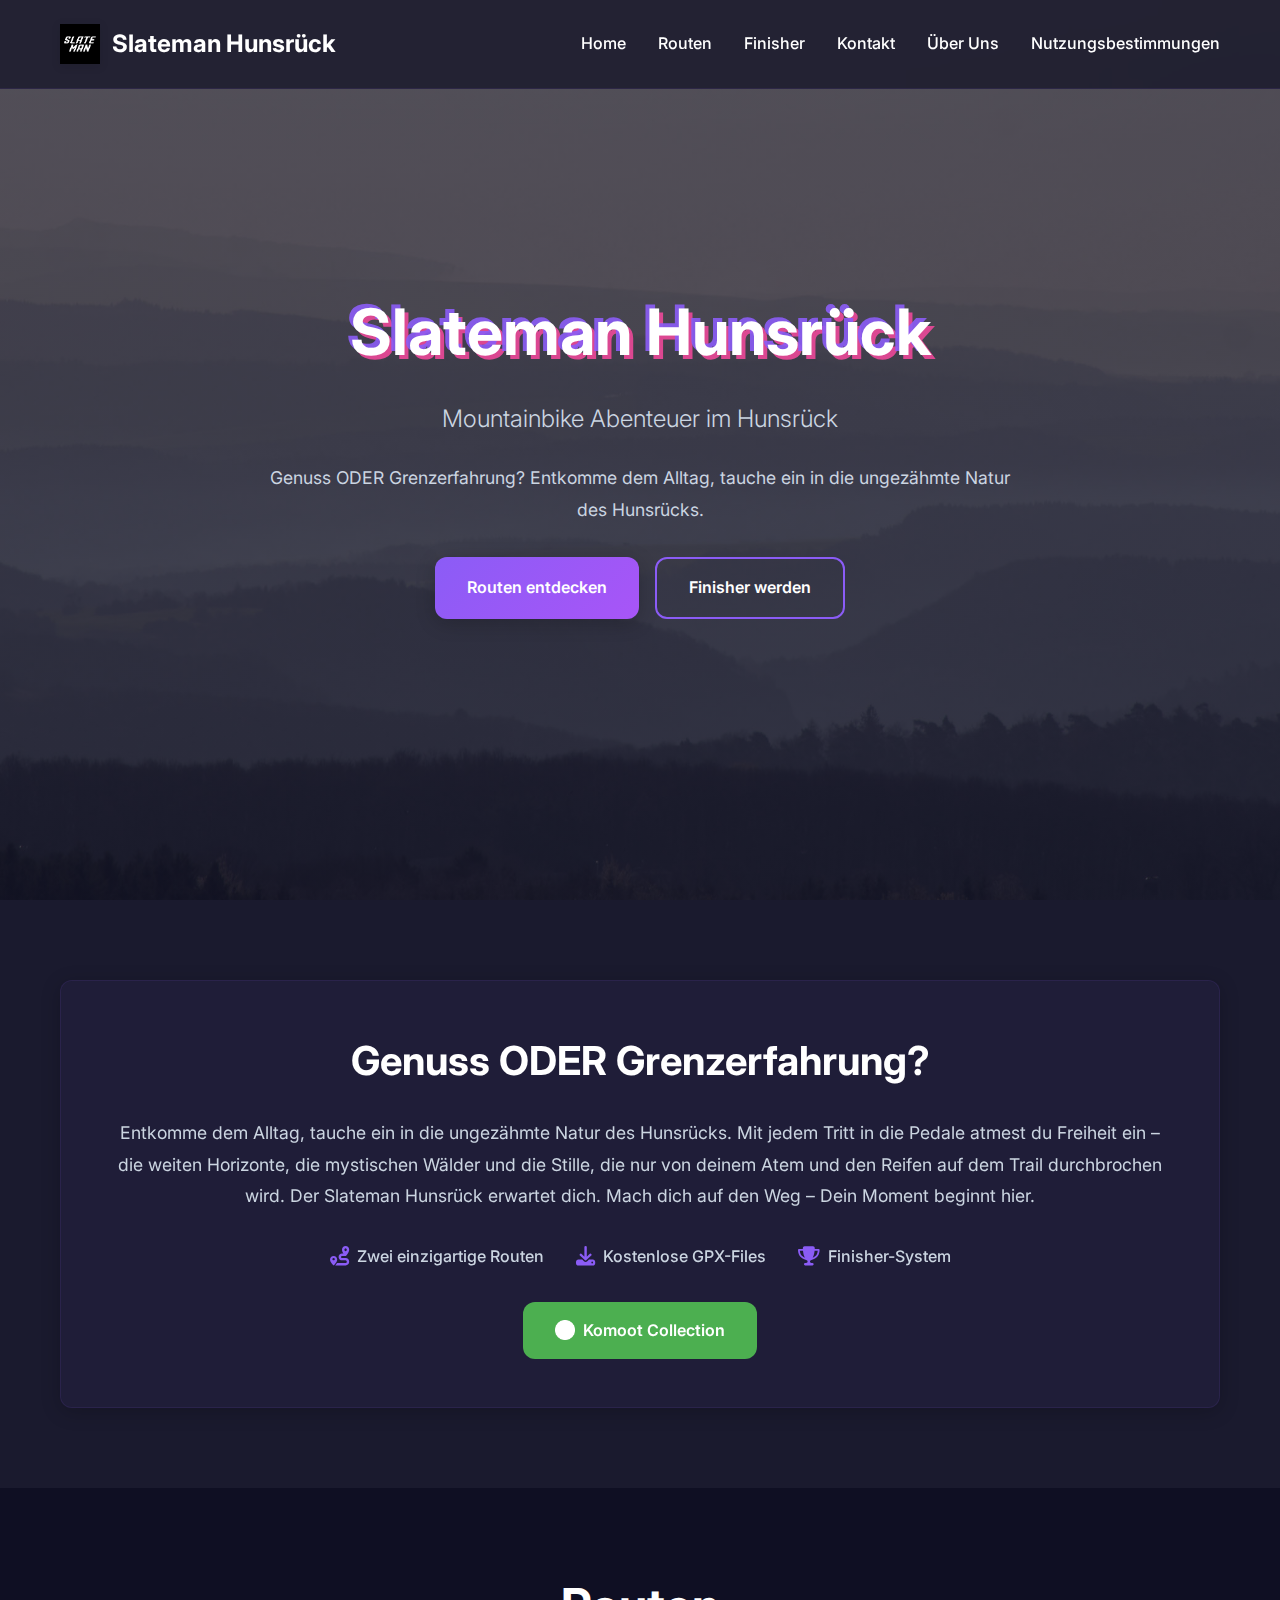
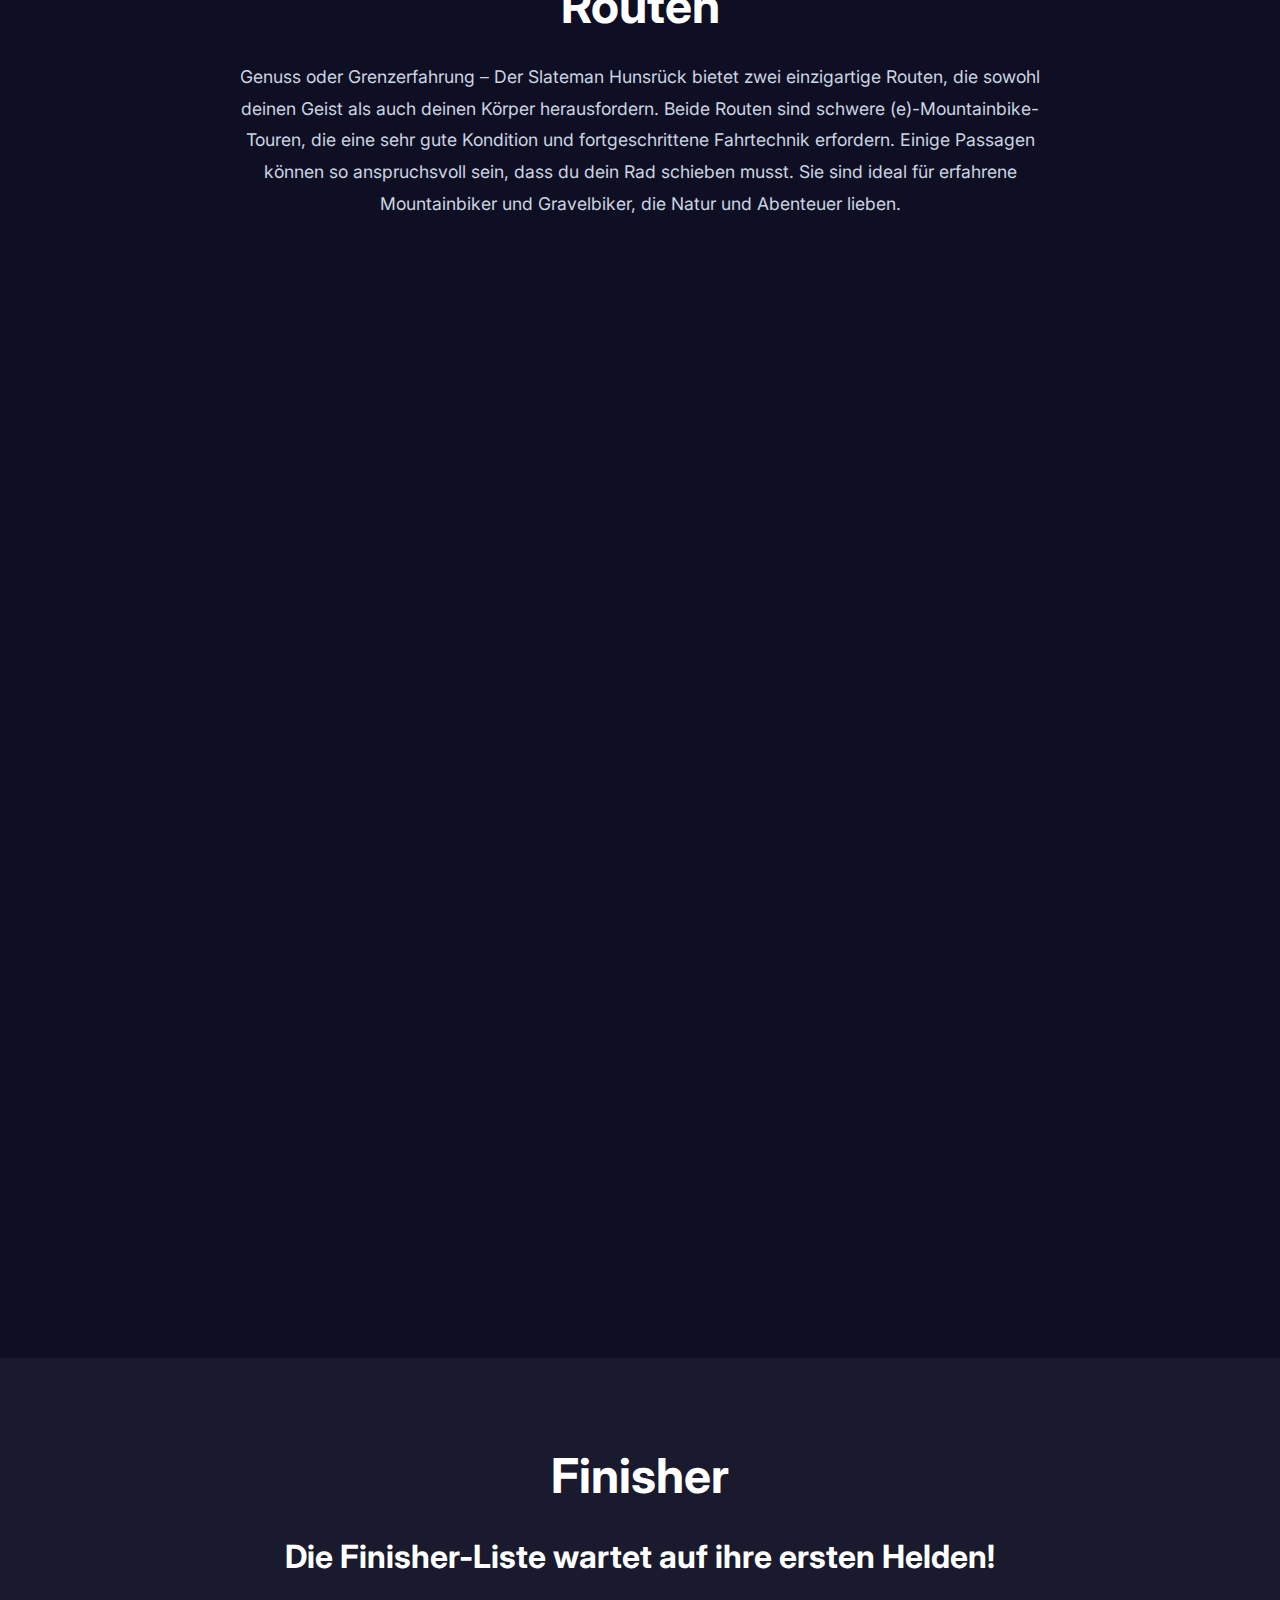
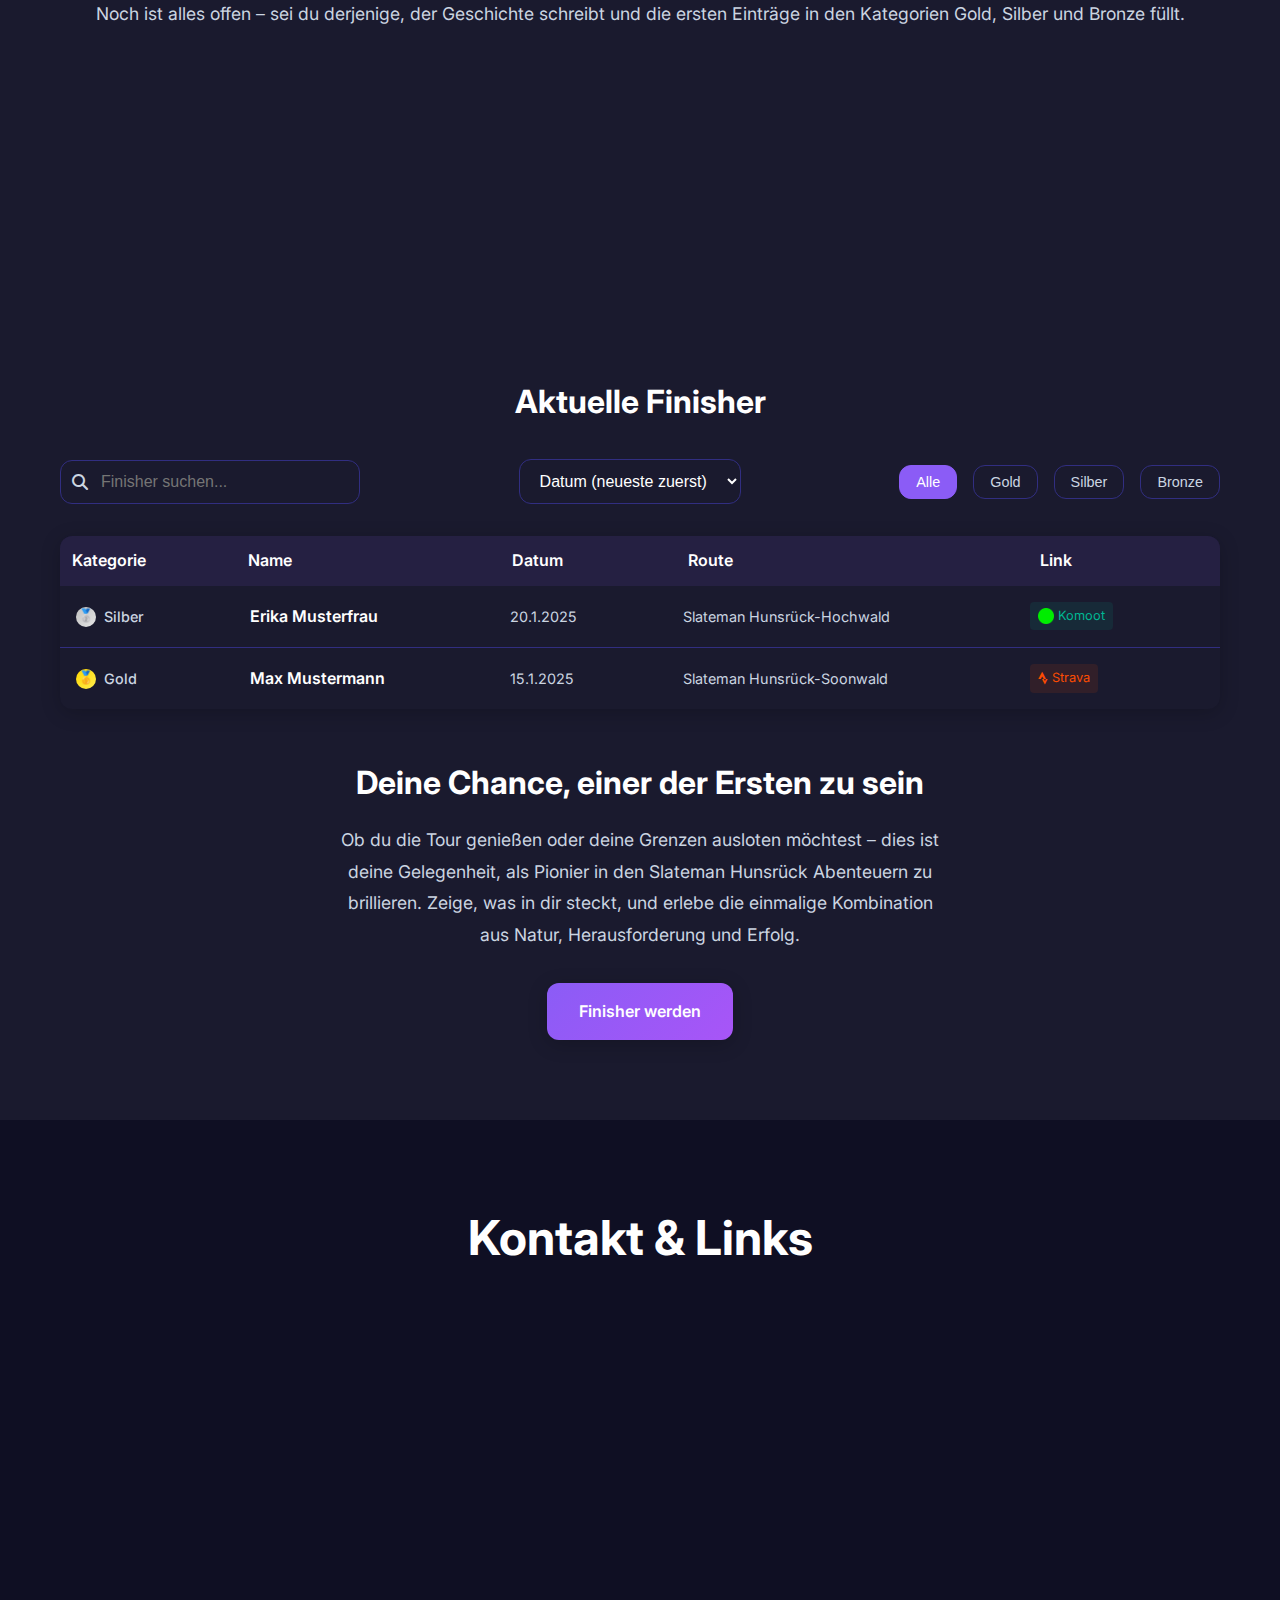
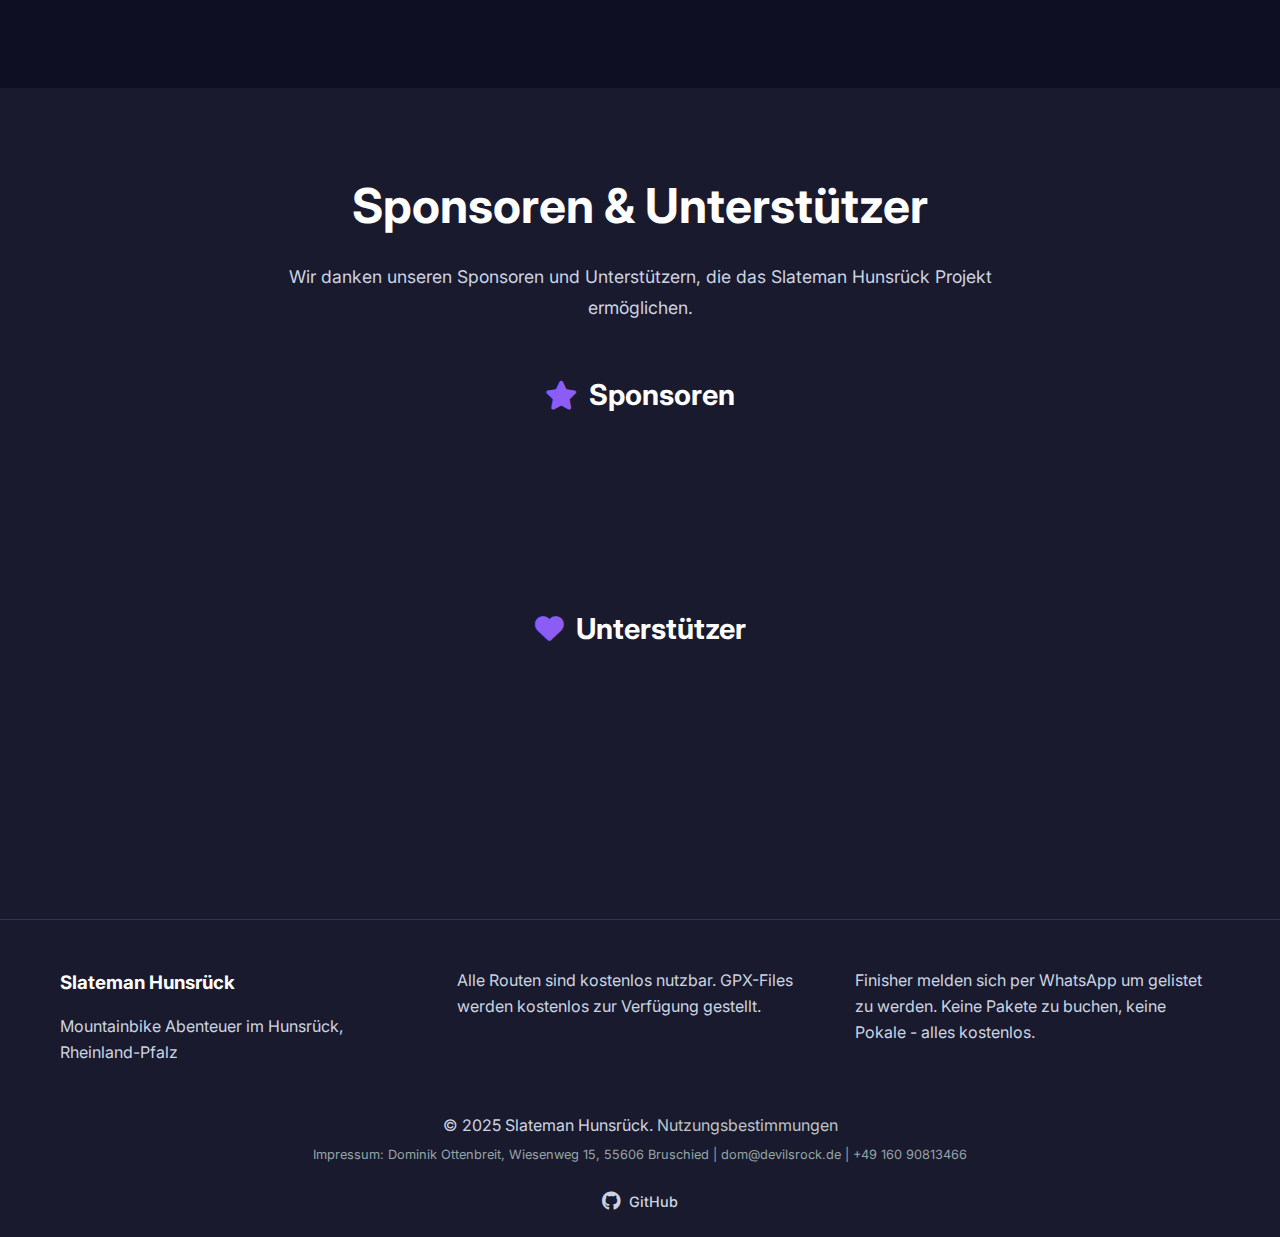
<file: index.html>
<!DOCTYPE html>
<html lang="de">
<head>
    <meta charset="UTF-8">
    <meta name="viewport" content="width=device-width, initial-scale=1.0">
    <title>Slateman Hunsrück - Mountainbike Abenteuer im Hunsrück</title>
    <meta name="description" content="Der Slateman Hunsrück - zwei einzigartige Mountainbike-Routen durch den Hunsrück. Kostenlose GPX-Files und Finisher-System für echte Abenteurer.">
    <link rel="icon" type="image/png" href="assets/logo.png">
    <link rel="stylesheet" href="css/base.css">
    <link rel="stylesheet" href="css/components.css">
    <link rel="stylesheet" href="css/layout.css">
    <link rel="preconnect" href="https://fonts.googleapis.com">
    <link rel="preconnect" href="https://fonts.gstatic.com" crossorigin>
    <link href="https://fonts.googleapis.com/css2?family=Inter:wght@300;400;500;600;700&display=swap" rel="stylesheet">
    <link rel="stylesheet" href="https://cdnjs.cloudflare.com/ajax/libs/font-awesome/6.4.0/css/all.min.css">
</head>
<body>
    <!-- Navigation component will be loaded here -->
    <div data-component="nav"></div>

    <!-- Hero Section -->
    <section id="home" class="hero">
        <div class="hero-content">
            <h1>Slateman Hunsrück</h1>
            <p class="hero-subtitle">Mountainbike Abenteuer im Hunsrück</p>
            <p class="hero-description">Genuss ODER Grenzerfahrung? Entkomme dem Alltag, tauche ein in die ungezähmte Natur des Hunsrücks.</p>
            <div class="hero-buttons">
                <a href="#routes" class="btn btn-primary">Routen entdecken</a>
                <a href="#finisher" class="btn btn-secondary">Finisher werden</a>
            </div>
        </div>
    </section>

    <!-- Intro Section -->
    <section class="intro-section">
        <div class="container">
            <div class="intro-card">
                <div class="intro-content">
                    <h2>Genuss ODER Grenzerfahrung?</h2>
                    <p>Entkomme dem Alltag, tauche ein in die ungezähmte Natur des Hunsrücks. Mit jedem Tritt in die Pedale atmest du Freiheit ein – die weiten Horizonte, die mystischen Wälder und die Stille, die nur von deinem Atem und den Reifen auf dem Trail durchbrochen wird. Der Slateman Hunsrück erwartet dich. Mach dich auf den Weg – Dein Moment beginnt hier.</p>
                    <div class="intro-highlights">
                        <div class="highlight-item">
                            <i class="fas fa-route"></i>
                            <span>Zwei einzigartige Routen</span>
                        </div>
                        <div class="highlight-item">
                            <i class="fas fa-download"></i>
                            <span>Kostenlose GPX-Files</span>
                        </div>
                        <div class="highlight-item">
                            <i class="fas fa-trophy"></i>
                            <span>Finisher-System</span>
                        </div>
                    </div>
                    <div class="intro-cta">
                        <a href="https://www.komoot.com/de-de/collection/3220894/-slateman-hunsrueck" target="_blank" class="btn btn-komoot">
                            <img src="assets/komoot-logo.png" alt="Komoot" class="komoot-icon">
                            Komoot Collection
                        </a>
                    </div>
                </div>
            </div>
        </div>
    </section>

    <!-- Routes Section -->
    <section id="routes" class="routes-section">
        <div class="container">
            <h2>Routen</h2>
            <p class="section-intro">Genuss oder Grenzerfahrung – Der Slateman Hunsrück bietet zwei einzigartige Routen, die sowohl deinen Geist als auch deinen Körper herausfordern. Beide Routen sind schwere (e)-Mountainbike-Touren, die eine sehr gute Kondition und fortgeschrittene Fahrtechnik erfordern. Einige Passagen können so anspruchsvoll sein, dass du dein Rad schieben musst. Sie sind ideal für erfahrene Mountainbiker und Gravelbiker, die Natur und Abenteuer lieben.</p>
            
            <div class="routes-grid">
                <div class="route-card">
                    <div class="route-image">
                        <img src="assets/images/schmidtburg.webp" alt="Burgruine Schmidtburg" class="route-img">
                    </div>
                    <div class="route-header">
                        <div class="route-icon">
                            <i class="fas fa-mountain"></i>
                        </div>
                        <h3>Route 1: Slateman Hunsrück-Soonwald</h3>
                    </div>
                    <div class="route-stats">
                        <div class="stat-item">
                            <i class="fas fa-route"></i>
                            <span>240 km</span>
                        </div>
                        <div class="stat-item">
                            <i class="fas fa-mountain"></i>
                            <span>4.290 m</span>
                        </div>
                    </div>
                    <p class="route-description">Diese Route führt durch den Naturpark Soonwald und verbindet die charmanten Orte Kirn, Stromberg, Simmern, Kastellaun, Kirchberg und Rhaunen. In Rhaunen besteht eine Verbindung zur Route Slateman Hunsrück-Hochwald.</p>
                    
                    <div class="route-highlights">
                        <h4>Highlights:</h4>
                        <ul>
                            <li>Burgruine Schmidtburg: Tauche ein in die Geschichte des Mittelalters</li>
                            <li>Naturpark und Hahnenbachtal: Unberührte Natur und spektakuläre Landschaften</li>
                            <li>Geierlay Hängebrücke: Atemberaubende Panoramablicke</li>
                            <li>Zwei Mountainbike-Trails: Erlebe den Devils Rock Trail in Hennweiler und den Flowtrail Stromberg</li>
                            <li>Wälder und Flussläufe: Genieße die Ruhe zusammenhängender Wälder und malerischer Flüsse</li>
                        </ul>
                    </div>
                    <p class="route-summary">Diese Tour kombiniert Naturerlebnis, fahrtechnische Herausforderungen und kulturelle Highlights zu einem unvergesslichen Abenteuer.</p>
                    <div class="route-actions">
                        <a href="assets/gpx/2025-09-19_Slateman Hunsrück-Soonwald.gpx" class="btn btn-primary" download="Slateman-Hunsrück-Soonwald.gpx">
                            <i class="fas fa-download"></i>
                            GPX-Download
                        </a>
                        <a href="https://www.komoot.com/de-de/tour/1754395577" target="_blank" class="btn btn-komoot">
                            <img src="assets/komoot-logo.png" alt="Komoot" class="komoot-icon">
                            Komoot Tour
                        </a>
                    </div>
                </div>
                
                <div class="route-card">
                    <div class="route-image">
                        <img src="assets/images/hochwald.webp" alt="Hochwald" class="route-img">
                    </div>
                    <div class="route-header">
                        <div class="route-icon">
                            <i class="fas fa-tree"></i>
                        </div>
                        <h3>Route 2: Slateman Hunsrück-Hochwald</h3>
                    </div>
                    <div class="route-stats">
                        <div class="stat-item">
                            <i class="fas fa-route"></i>
                            <span>199 km</span>
                        </div>
                        <div class="stat-item">
                            <i class="fas fa-mountain"></i>
                            <span>3.680 m</span>
                        </div>
                    </div>
                    <p class="route-description">Die Route Hunsrück-Hochwald führt durch hohe Tannenwälder, hinauf zum Erbeskopf, dem höchsten Berg im Hunsrück. Sie verbindet die Orte Morbach, Hermeskeil, Losheim, Birkenfeld und Rhaunen. In Rhaunen kannst du zur Route Slateman Hunsrück-Soonwald wechseln.</p>
                    
                    <div class="route-highlights">
                        <h4>Highlights:</h4>
                        <ul>
                            <li>Nationalpark: Erlebe den Nationalpark Hunsrück-Hochwald</li>
                            <li>Erbeskopf: Der höchste Gipfel des Hunsrücks mit spektakulärer Aussicht</li>
                            <li>Talsperren und Seen: Entdecke die Stille und Schönheit der Gewässer</li>
                            <li>Idarkopf Aussichtsturm: Genieße die weiten Blicke über die Region</li>
                            <li>Bikearena Hattgenstein: Anspruchsvolle Trails für echte Mountainbike-Enthusiasten</li>
                        </ul>
                    </div>
                    <p class="route-summary">Diese Route vereint atemberaubende Naturschönheit mit fahrerischen Herausforderungen und bietet ein intensives Erlebnis für erfahrene Biker.</p>
                    <div class="route-actions">
                        <a href="assets/gpx/2025-09-10_Slateman Hunsrück-Hochwald.gpx" class="btn btn-primary" download="Slateman-Hunsrück-Hochwald.gpx">
                            <i class="fas fa-download"></i>
                            GPX-Download
                        </a>
                        <a href="https://www.komoot.com/de-de/tour/2003316092" target="_blank" class="btn btn-komoot">
                            <img src="assets/komoot-logo.png" alt="Komoot" class="komoot-icon">
                            Komoot Tour
                        </a>
                    </div>
                </div>
            </div>
        </div>
    </section>

    <!-- Finisher Section -->
    <section id="finisher" class="finisher-section">
        <div class="container">
            <h2>Finisher</h2>
            <div class="finisher-content">
                <div class="finisher-intro">
                    <h3>Die Finisher-Liste wartet auf ihre ersten Helden!</h3>
                    <p>Noch ist alles offen – sei du derjenige, der Geschichte schreibt und die ersten Einträge in den Kategorien Gold, Silber und Bronze füllt.</p>
                </div>
                
                <div class="finisher-cards">
                    <div class="finisher-card gold">
                        <div class="medal-icon gold">
                            <i class="fas fa-trophy"></i>
                        </div>
                        <h4>Gold</h4>
                        <p>Eine Route an einem Tag</p>
                    </div>
                    
                    <div class="finisher-card silver">
                        <div class="medal-icon silver">
                            <i class="fas fa-medal"></i>
                        </div>
                        <h4>Silber</h4>
                        <p>Eine Route an zwei Tagen</p>
                    </div>
                    
                    <div class="finisher-card bronze">
                        <div class="medal-icon bronze">
                            <i class="fas fa-award"></i>
                        </div>
                        <h4>Bronze</h4>
                        <p>Eine Route an drei Tagen</p>
                    </div>
                </div>
                
                <div class="finishers-list">
                    <h3>Aktuelle Finisher</h3>
                    <div class="finishers-controls">
                        <div class="search-container">
                            <input type="text" id="finisher-search" placeholder="Finisher suchen..." class="search-input">
                            <i class="fas fa-search search-icon"></i>
                        </div>
                        <div class="sort-container">
                            <select id="finisher-sort" class="sort-select">
                                <option value="date-desc">Datum (neueste zuerst)</option>
                                <option value="date-asc">Datum (älteste zuerst)</option>
                                <option value="name-asc">Name (A-Z)</option>
                                <option value="name-desc">Name (Z-A)</option>
                                <option value="category">Kategorie</option>
                                <option value="route">Route</option>
                            </select>
                        </div>
                        <div class="category-filters">
                            <button class="category-filter active" data-category="all">Alle</button>
                            <button class="category-filter" data-category="gold">Gold</button>
                            <button class="category-filter" data-category="silver">Silber</button>
                            <button class="category-filter" data-category="bronze">Bronze</button>
                        </div>
                    </div>
                    <div class="finishers-table">
                        <div class="table-header">
                            <div class="header-cell">Kategorie</div>
                            <div class="header-cell">Name</div>
                            <div class="header-cell">Datum</div>
                            <div class="header-cell">Route</div>
                            <div class="header-cell">Link</div>
                        </div>
                        <div id="finishers-container">
                            <!-- Finisher werden hier dynamisch geladen -->
                        </div>
                    </div>
                </div>
                
                <div class="finisher-cta">
                    <h3>Deine Chance, einer der Ersten zu sein</h3>
                    <p>Ob du die Tour genießen oder deine Grenzen ausloten möchtest – dies ist deine Gelegenheit, als Pionier in den Slateman Hunsrück Abenteuern zu brillieren. Zeige, was in dir steckt, und erlebe die einmalige Kombination aus Natur, Herausforderung und Erfolg.</p>
                    <a href="#contact" class="btn btn-primary">Finisher werden</a>
                </div>
            </div>
        </div>
    </section>

    <!-- Contact Section -->
    <section id="contact" class="contact-section">
        <div class="container">
            <h2>Kontakt & Links</h2>
            <div class="contact-grid">
                <div class="contact-card">
                    <h3>Finisher melden</h3>
                    <p>Hast du eine Route erfolgreich absolviert? Melde dich per WhatsApp, um in die Finisher-Liste aufgenommen zu werden.</p>
                    <div class="contact-card-actions">
                        <a href="https://wa.me/4916090813466" target="_blank" class="btn btn-primary">
                            <i class="fab fa-whatsapp"></i>
                            WhatsApp
                        </a>
                    </div>
                </div>
                
                <div class="contact-card">
                    <h3>Fragen & Support</h3>
                    <p>Du hast noch Fragen? Dann nimm Kontakt zu uns auf, wir helfen dir gerne weiter. Schreib uns eine E-Mail oder nimm Kontakt per WhatsApp auf.</p>
                    <div class="contact-links contact-card-actions">
                        <a href="mailto:dom@devilsrock.de" class="btn btn-outline">
                            <i class="fas fa-envelope"></i>
                            E-Mail
                        </a>
                        <a href="https://wa.me/4916090813466" target="_blank" class="btn btn-outline">
                            <i class="fab fa-whatsapp"></i>
                            WhatsApp
                        </a>
                    </div>
                </div>
            </div>
        </div>
    </section>

    <!-- Sponsoren component will be loaded here -->
    <div data-component="sponsoren"></div>

    <!-- Footer component will be loaded here -->
    <div data-component="footer"></div>

    <script src="js/components.js"></script>
    <script src="js/ui.js"></script>
    <script src="js/finishers.js"></script>
    <script src="js/sponsors.js"></script>
    <script src="js/main.js"></script>
</body>
</html>
</file>
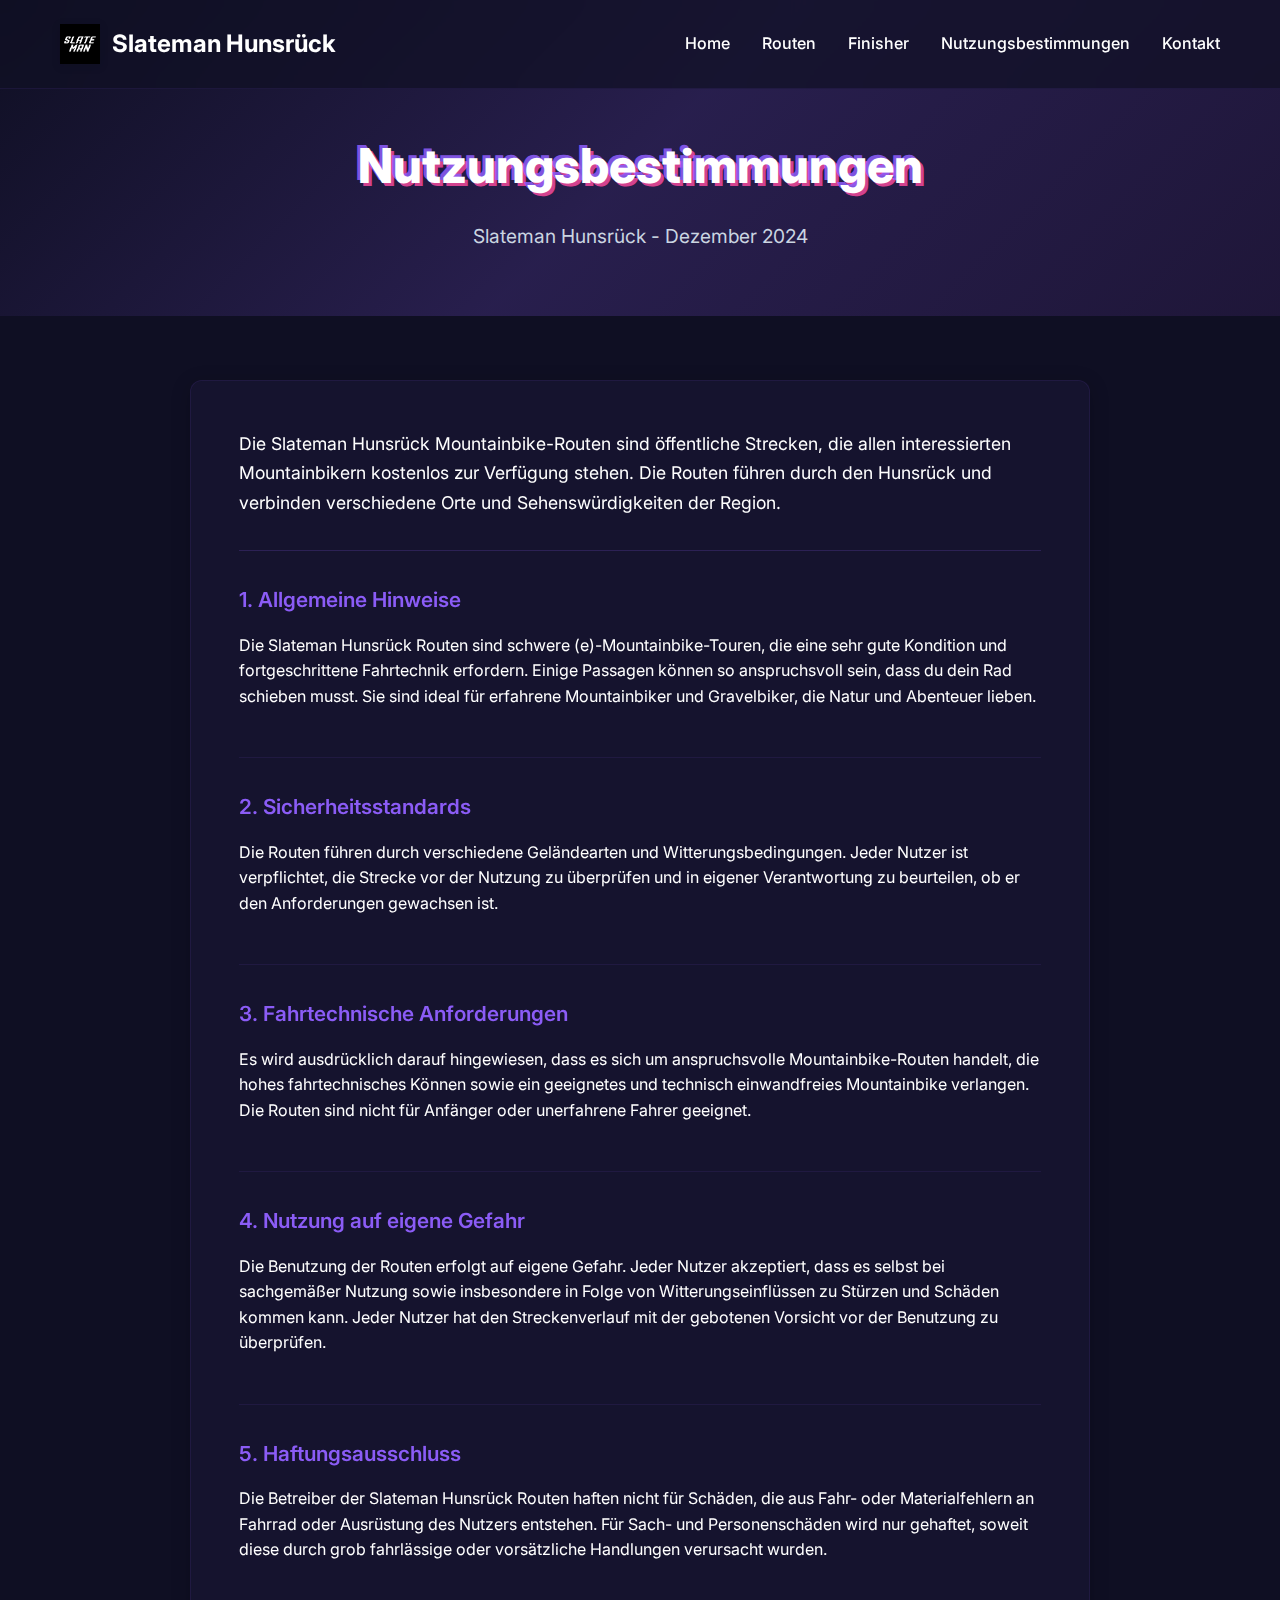
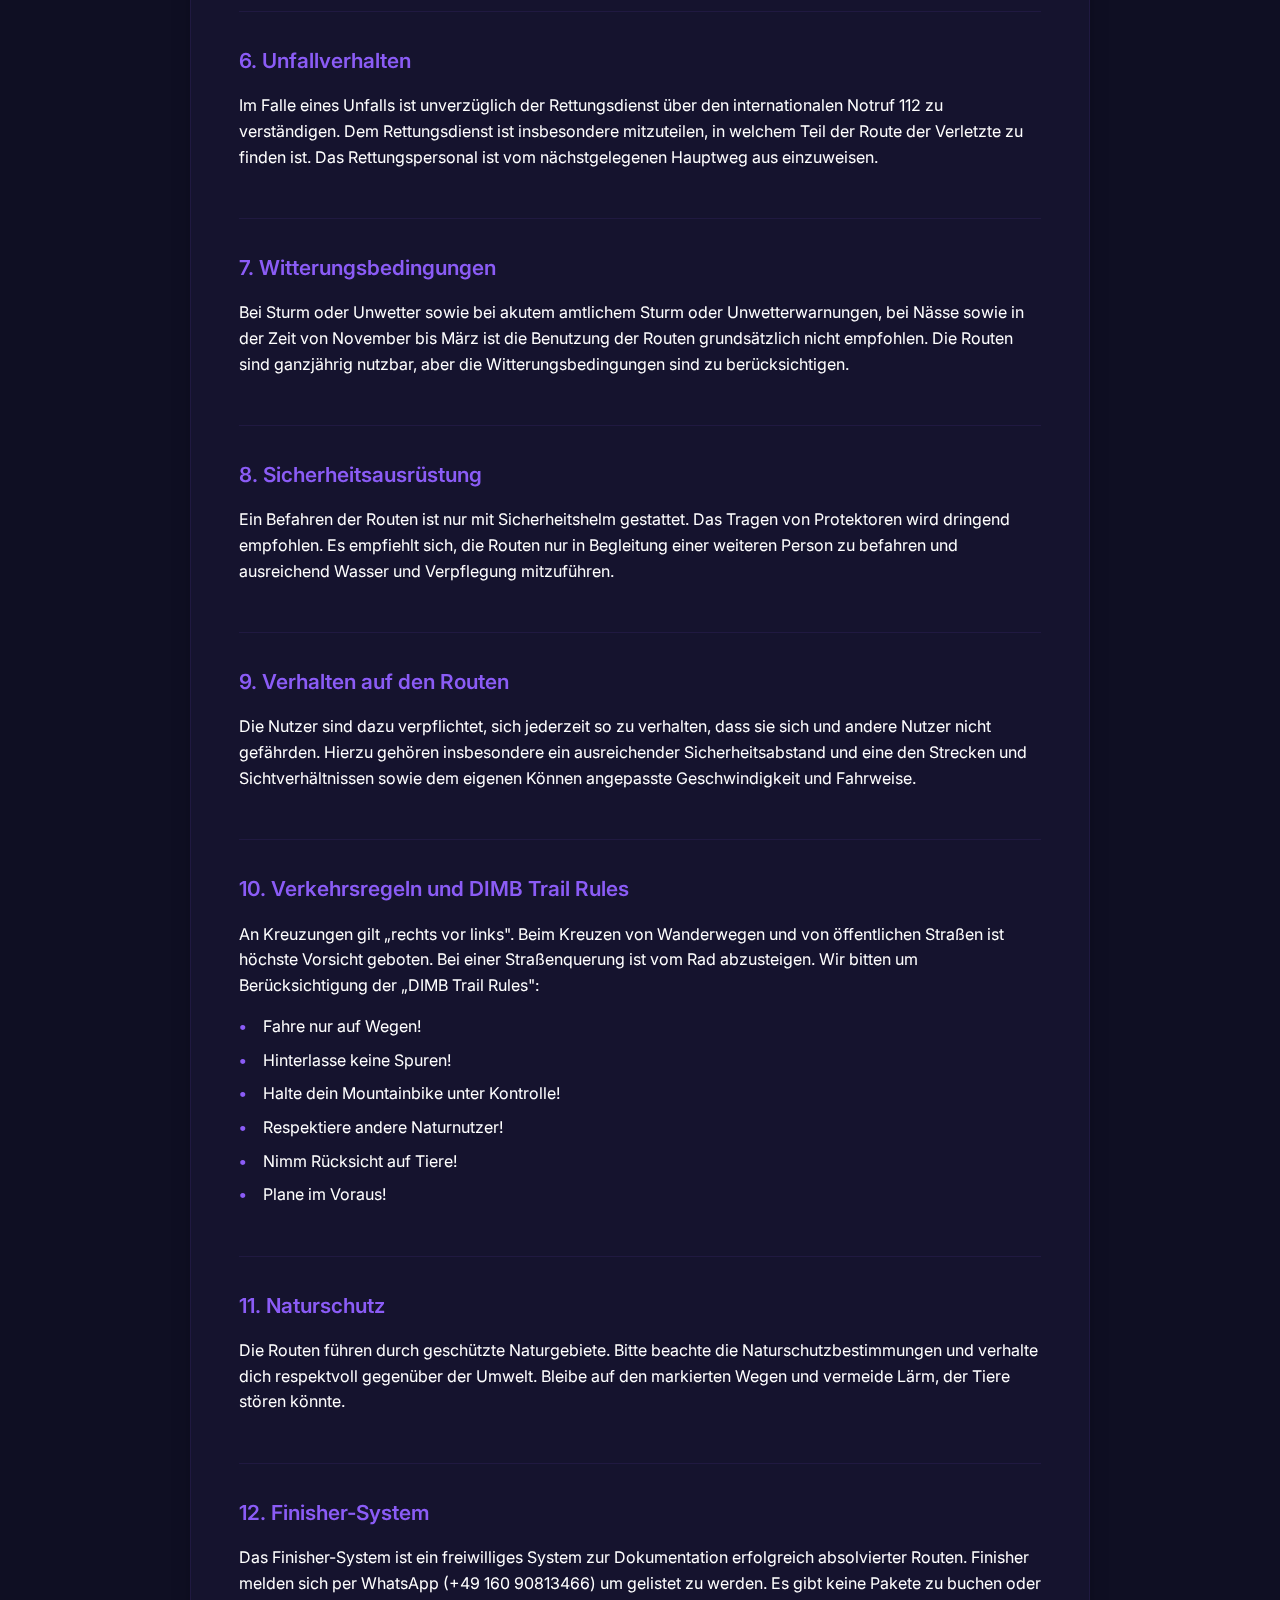
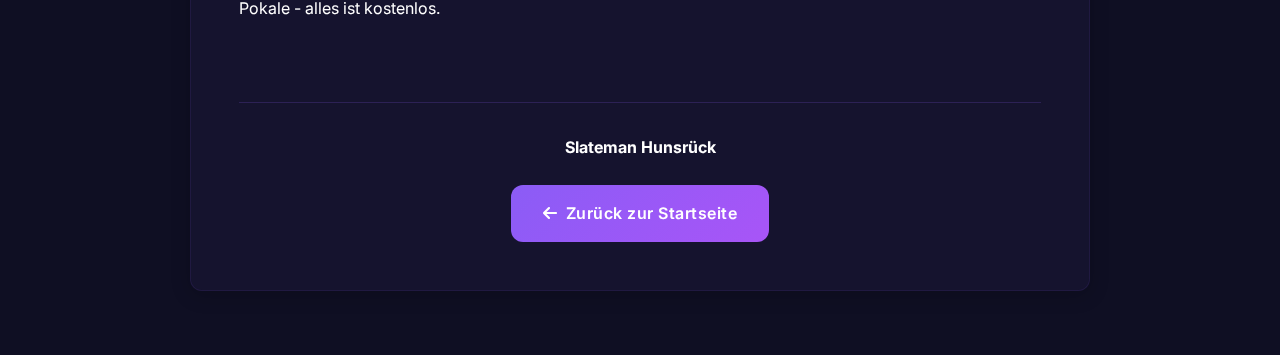
<file: nutzungsbestimmungen.html>
<!DOCTYPE html>
<html lang="de">
<head>
    <meta charset="UTF-8">
    <meta name="viewport" content="width=device-width, initial-scale=1.0">
    <title>Nutzungsbestimmungen - Slateman Hunsrück</title>
    <meta name="description" content="Nutzungsbestimmungen für die Slateman Hunsrück Mountainbike-Routen - Offizielle Regeln und Sicherheitshinweise">
    <link rel="icon" type="image/png" href="assets/logo.png">
    <link rel="stylesheet" href="styles.css">
    <link rel="preconnect" href="https://fonts.googleapis.com">
    <link rel="preconnect" href="https://fonts.gstatic.com" crossorigin>
    <link href="https://fonts.googleapis.com/css2?family=Inter:wght@300;400;500;600;700&display=swap" rel="stylesheet">
    <link rel="stylesheet" href="https://cdnjs.cloudflare.com/ajax/libs/font-awesome/6.4.0/css/all.min.css">
</head>
<body>
    <!-- Navigation -->
    <nav class="navbar">
        <div class="nav-container">
            <div class="nav-logo">
                <img src="assets/logo.png" alt="Slateman Hunsrück Logo" class="nav-logo-img">
                <h2>Slateman Hunsrück</h2>
            </div>
            <div class="nav-links">
                <a href="index.html">Home</a>
                <a href="index.html#routes">Routen</a>
                <a href="index.html#finisher">Finisher</a>
                <a href="nutzungsbestimmungen.html">Nutzungsbestimmungen</a>
                <a href="index.html#contact">Kontakt</a>
            </div>
            <div class="nav-toggle">
                <span></span>
                <span></span>
                <span></span>
            </div>
        </div>
    </nav>

    <!-- Header Section -->
    <section class="page-header">
        <div class="container">
            <h1>Nutzungsbestimmungen</h1>
            <p class="header-subtitle">Slateman Hunsrück - Dezember 2024</p>
        </div>
    </section>

    <!-- Content Section -->
    <section class="content-section">
        <div class="container">
            <div class="content-card">
                <div class="intro-text">
                    <p>Die Slateman Hunsrück Mountainbike-Routen sind öffentliche Strecken, die allen interessierten Mountainbikern kostenlos zur Verfügung stehen. Die Routen führen durch den Hunsrück und verbinden verschiedene Orte und Sehenswürdigkeiten der Region.</p>
                </div>

                <div class="rules-list">
                    <div class="rule-item-detailed">
                        <h3>1. Allgemeine Hinweise</h3>
                        <p>Die Slateman Hunsrück Routen sind schwere (e)-Mountainbike-Touren, die eine sehr gute Kondition und fortgeschrittene Fahrtechnik erfordern. Einige Passagen können so anspruchsvoll sein, dass du dein Rad schieben musst. Sie sind ideal für erfahrene Mountainbiker und Gravelbiker, die Natur und Abenteuer lieben.</p>
                    </div>

                    <div class="rule-item-detailed">
                        <h3>2. Sicherheitsstandards</h3>
                        <p>Die Routen führen durch verschiedene Geländearten und Witterungsbedingungen. Jeder Nutzer ist verpflichtet, die Strecke vor der Nutzung zu überprüfen und in eigener Verantwortung zu beurteilen, ob er den Anforderungen gewachsen ist.</p>
                    </div>

                    <div class="rule-item-detailed">
                        <h3>3. Fahrtechnische Anforderungen</h3>
                        <p>Es wird ausdrücklich darauf hingewiesen, dass es sich um anspruchsvolle Mountainbike-Routen handelt, die hohes fahrtechnisches Können sowie ein geeignetes und technisch einwandfreies Mountainbike verlangen. Die Routen sind nicht für Anfänger oder unerfahrene Fahrer geeignet.</p>
                    </div>

                    <div class="rule-item-detailed">
                        <h3>4. Nutzung auf eigene Gefahr</h3>
                        <p>Die Benutzung der Routen erfolgt auf eigene Gefahr. Jeder Nutzer akzeptiert, dass es selbst bei sachgemäßer Nutzung sowie insbesondere in Folge von Witterungseinflüssen zu Stürzen und Schäden kommen kann. Jeder Nutzer hat den Streckenverlauf mit der gebotenen Vorsicht vor der Benutzung zu überprüfen.</p>
                    </div>

                    <div class="rule-item-detailed">
                        <h3>5. Haftungsausschluss</h3>
                        <p>Die Betreiber der Slateman Hunsrück Routen haften nicht für Schäden, die aus Fahr- oder Materialfehlern an Fahrrad oder Ausrüstung des Nutzers entstehen. Für Sach- und Personenschäden wird nur gehaftet, soweit diese durch grob fahrlässige oder vorsätzliche Handlungen verursacht wurden.</p>
                    </div>

                    <div class="rule-item-detailed">
                        <h3>6. Unfallverhalten</h3>
                        <p>Im Falle eines Unfalls ist unverzüglich der Rettungsdienst über den internationalen Notruf 112 zu verständigen. Dem Rettungsdienst ist insbesondere mitzuteilen, in welchem Teil der Route der Verletzte zu finden ist. Das Rettungspersonal ist vom nächstgelegenen Hauptweg aus einzuweisen.</p>
                    </div>

                    <div class="rule-item-detailed">
                        <h3>7. Witterungsbedingungen</h3>
                        <p>Bei Sturm oder Unwetter sowie bei akutem amtlichem Sturm oder Unwetterwarnungen, bei Nässe sowie in der Zeit von November bis März ist die Benutzung der Routen grundsätzlich nicht empfohlen. Die Routen sind ganzjährig nutzbar, aber die Witterungsbedingungen sind zu berücksichtigen.</p>
                    </div>

                    <div class="rule-item-detailed">
                        <h3>8. Sicherheitsausrüstung</h3>
                        <p>Ein Befahren der Routen ist nur mit Sicherheitshelm gestattet. Das Tragen von Protektoren wird dringend empfohlen. Es empfiehlt sich, die Routen nur in Begleitung einer weiteren Person zu befahren und ausreichend Wasser und Verpflegung mitzuführen.</p>
                    </div>

                    <div class="rule-item-detailed">
                        <h3>9. Verhalten auf den Routen</h3>
                        <p>Die Nutzer sind dazu verpflichtet, sich jederzeit so zu verhalten, dass sie sich und andere Nutzer nicht gefährden. Hierzu gehören insbesondere ein ausreichender Sicherheitsabstand und eine den Strecken und Sichtverhältnissen sowie dem eigenen Können angepasste Geschwindigkeit und Fahrweise.</p>
                    </div>

                    <div class="rule-item-detailed">
                        <h3>10. Verkehrsregeln und DIMB Trail Rules</h3>
                        <p>An Kreuzungen gilt „rechts vor links". Beim Kreuzen von Wanderwegen und von öffentlichen Straßen ist höchste Vorsicht geboten. Bei einer Straßenquerung ist vom Rad abzusteigen. Wir bitten um Berücksichtigung der „DIMB Trail Rules":</p>
                        <ul class="dimb-rules">
                            <li>Fahre nur auf Wegen!</li>
                            <li>Hinterlasse keine Spuren!</li>
                            <li>Halte dein Mountainbike unter Kontrolle!</li>
                            <li>Respektiere andere Naturnutzer!</li>
                            <li>Nimm Rücksicht auf Tiere!</li>
                            <li>Plane im Voraus!</li>
                        </ul>
                    </div>

                    <div class="rule-item-detailed">
                        <h3>11. Naturschutz</h3>
                        <p>Die Routen führen durch geschützte Naturgebiete. Bitte beachte die Naturschutzbestimmungen und verhalte dich respektvoll gegenüber der Umwelt. Bleibe auf den markierten Wegen und vermeide Lärm, der Tiere stören könnte.</p>
                    </div>

                    <div class="rule-item-detailed">
                        <h3>12. Finisher-System</h3>
                        <p>Das Finisher-System ist ein freiwilliges System zur Dokumentation erfolgreich absolvierter Routen. Finisher melden sich per WhatsApp (+49 160 90813466) um gelistet zu werden. Es gibt keine Pakete zu buchen oder Pokale - alles ist kostenlos.</p>
                    </div>
                </div>

                <div class="footer-note">
                    <p><strong>Slateman Hunsrück</strong></p>
                    <a href="index.html" class="btn btn-primary">
                        <i class="fas fa-arrow-left"></i>
                        Zurück zur Startseite
                    </a>
                </div>
            </div>
        </div>
    </section>

    <script src="script.js"></script>
</body>
</html>
</file>
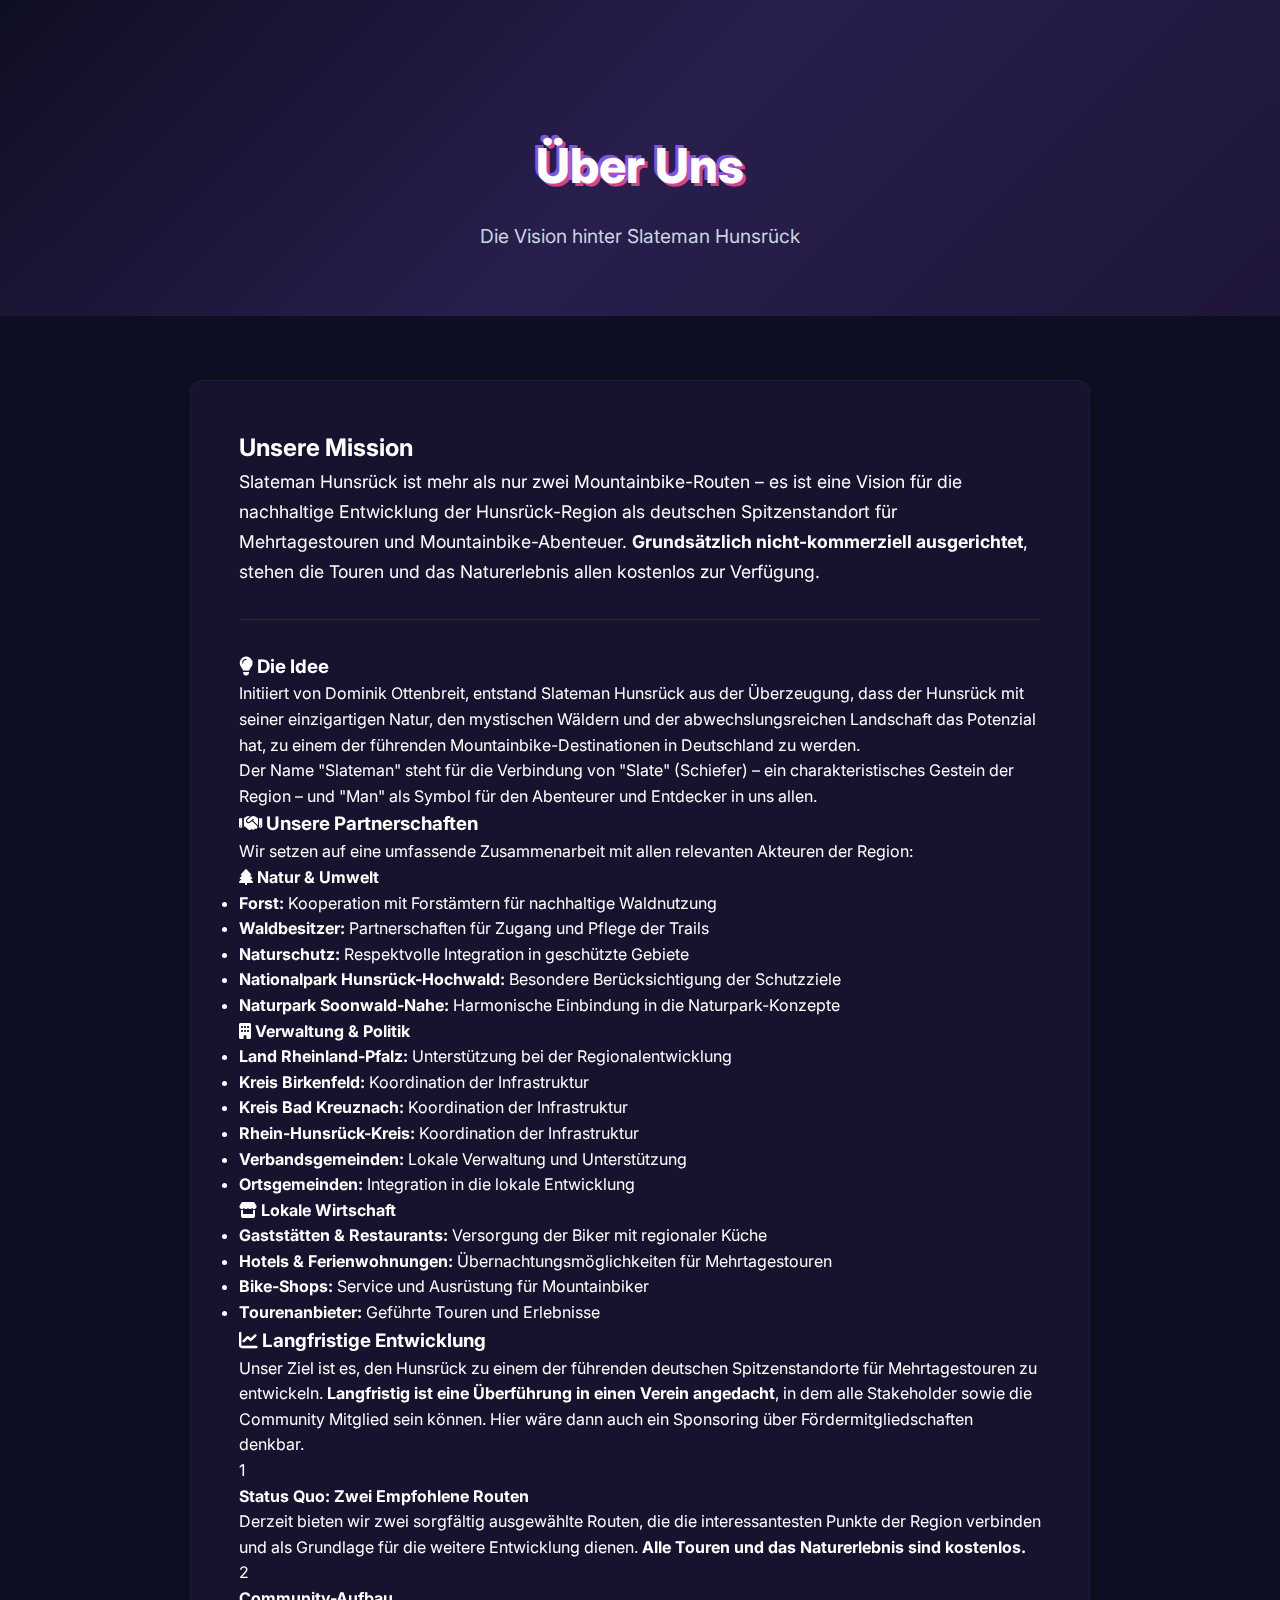
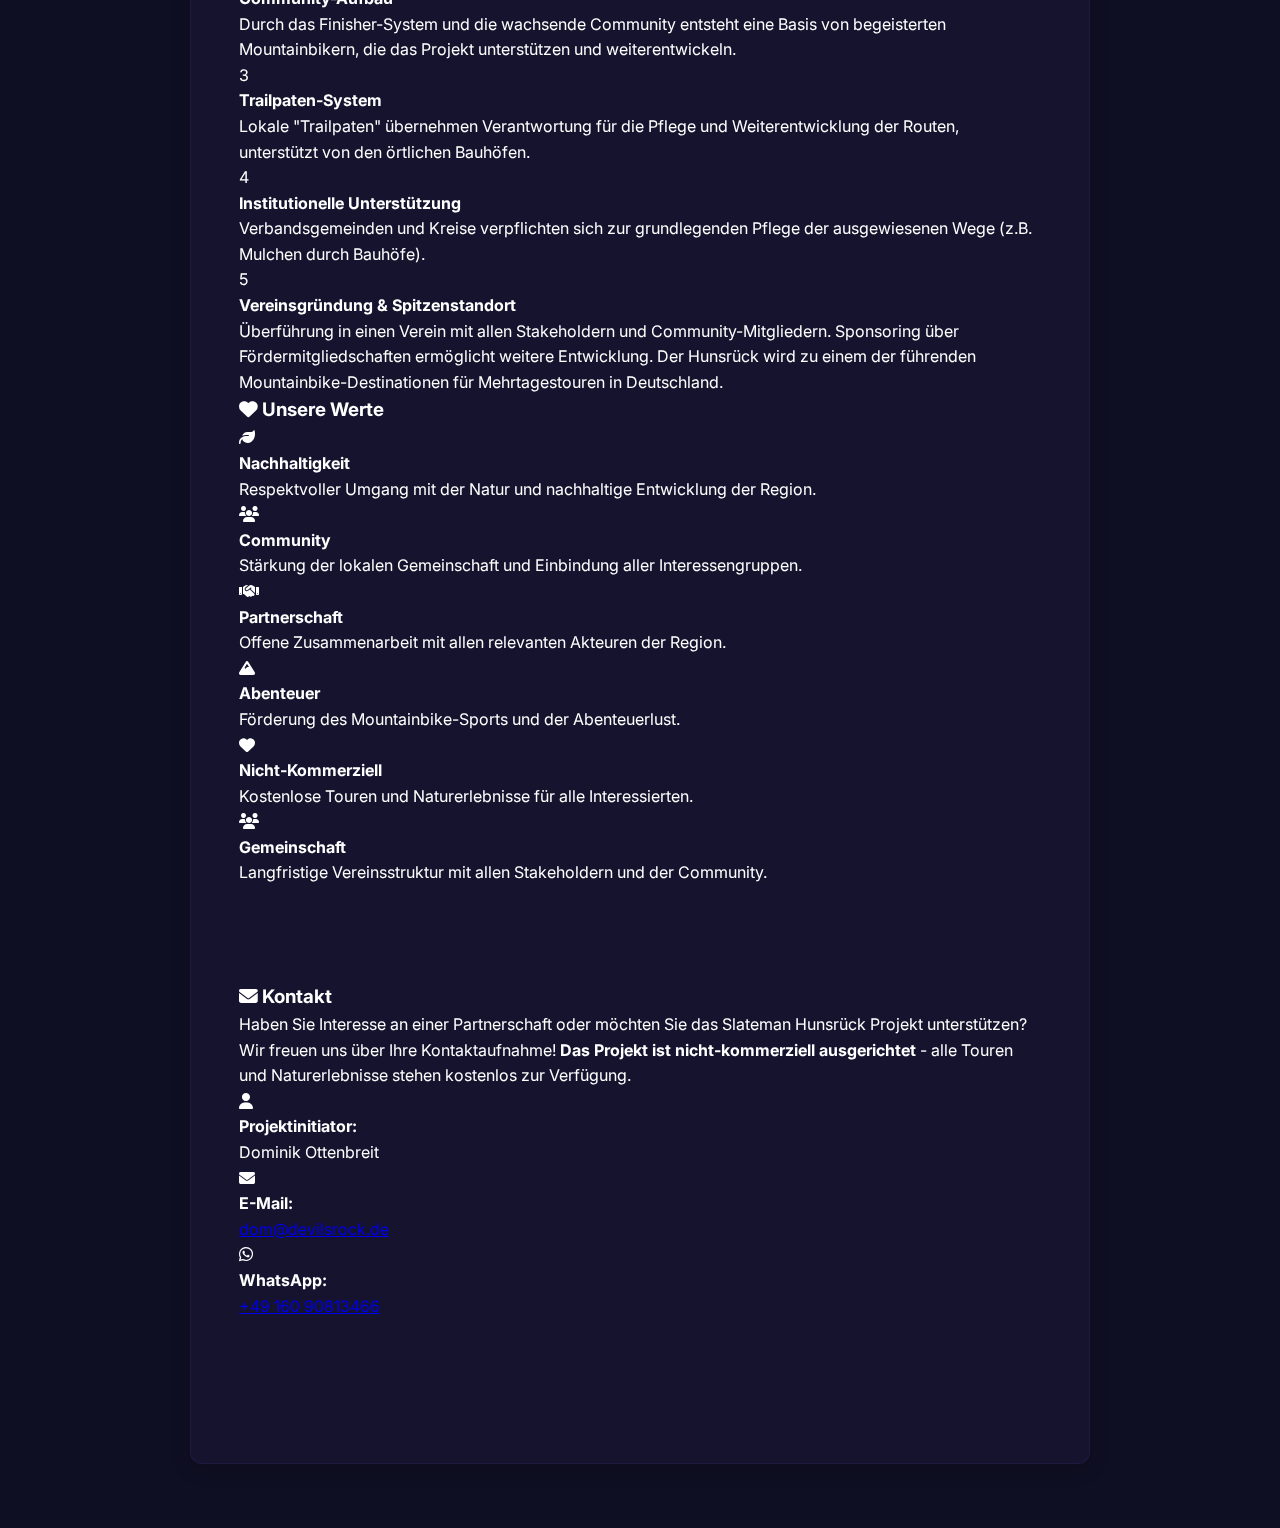
<file: ueber-uns.html>
<!DOCTYPE html>
<html lang="de">
<head>
    <meta charset="UTF-8">
    <meta name="viewport" content="width=device-width, initial-scale=1.0">
    <title>Über Uns - Slateman Hunsrück</title>
    <meta name="description" content="Erfahre mehr über das Slateman Hunsrück Projekt, unsere Vision und Partnerschaften für die Entwicklung der Region als deutschen Spitzenstandort für Mehrtagestouren.">
    <link rel="icon" type="image/png" href="assets/logo.png">
    <link rel="stylesheet" href="styles.css">
    <link rel="preconnect" href="https://fonts.googleapis.com">
    <link rel="preconnect" href="https://fonts.gstatic.com" crossorigin>
    <link href="https://fonts.googleapis.com/css2?family=Inter:wght@300;400;500;600;700&display=swap" rel="stylesheet">
    <link rel="stylesheet" href="https://cdnjs.cloudflare.com/ajax/libs/font-awesome/6.4.0/css/all.min.css">
</head>
<body>
    <!-- Navigation component will be loaded here -->
    <div data-component="nav"></div>

    <!-- Page Header -->
    <section class="page-header">
        <div class="container">
            <h1>Über Uns</h1>
            <p class="header-subtitle">Die Vision hinter Slateman Hunsrück</p>
        </div>
    </section>

    <!-- Content Section -->
    <section class="content-section">
        <div class="container">
            <div class="content-card">
                <div class="intro-text">
                    <h2>Unsere Mission</h2>
                    <p>Slateman Hunsrück ist mehr als nur zwei Mountainbike-Routen – es ist eine Vision für die nachhaltige Entwicklung der Hunsrück-Region als deutschen Spitzenstandort für Mehrtagestouren und Mountainbike-Abenteuer. <strong>Grundsätzlich nicht-kommerziell ausgerichtet</strong>, stehen die Touren und das Naturerlebnis allen kostenlos zur Verfügung.</p>
                </div>

                <div class="vision-section">
                    <h3><i class="fas fa-lightbulb"></i> Die Idee</h3>
                    <p>Initiiert von Dominik Ottenbreit, entstand Slateman Hunsrück aus der Überzeugung, dass der Hunsrück mit seiner einzigartigen Natur, den mystischen Wäldern und der abwechslungsreichen Landschaft das Potenzial hat, zu einem der führenden Mountainbike-Destinationen in Deutschland zu werden.</p>
                    
                    <p>Der Name "Slateman" steht für die Verbindung von "Slate" (Schiefer) – ein charakteristisches Gestein der Region – und "Man" als Symbol für den Abenteurer und Entdecker in uns allen.</p>
                </div>

                <div class="partnerships-section">
                    <h3><i class="fas fa-handshake"></i> Unsere Partnerschaften</h3>
                    <p>Wir setzen auf eine umfassende Zusammenarbeit mit allen relevanten Akteuren der Region:</p>
                    
                    <div class="partnership-grid">
                        <div class="partnership-category">
                            <h4><i class="fas fa-tree"></i> Natur & Umwelt</h4>
                            <ul>
                                <li><strong>Forst:</strong> Kooperation mit Forstämtern für nachhaltige Waldnutzung</li>
                                <li><strong>Waldbesitzer:</strong> Partnerschaften für Zugang und Pflege der Trails</li>
                                <li><strong>Naturschutz:</strong> Respektvolle Integration in geschützte Gebiete</li>
                                <li><strong>Nationalpark Hunsrück-Hochwald:</strong> Besondere Berücksichtigung der Schutzziele</li>
                                <li><strong>Naturpark Soonwald-Nahe:</strong> Harmonische Einbindung in die Naturpark-Konzepte</li>
                            </ul>
                        </div>

                        <div class="partnership-category">
                            <h4><i class="fas fa-building"></i> Verwaltung & Politik</h4>
                            <ul>
                                <li><strong>Land Rheinland-Pfalz:</strong> Unterstützung bei der Regionalentwicklung</li>
                                <li><strong>Kreis Birkenfeld:</strong> Koordination der Infrastruktur</li>
                                <li><strong>Kreis Bad Kreuznach:</strong> Koordination der Infrastruktur</li>
                                <li><strong>Rhein-Hunsrück-Kreis:</strong> Koordination der Infrastruktur</li>
                                <li><strong>Verbandsgemeinden:</strong> Lokale Verwaltung und Unterstützung</li>
                                <li><strong>Ortsgemeinden:</strong> Integration in die lokale Entwicklung</li>
                            </ul>
                        </div>

                        <div class="partnership-category">
                            <h4><i class="fas fa-store"></i> Lokale Wirtschaft</h4>
                            <ul>
                                <li><strong>Gaststätten & Restaurants:</strong> Versorgung der Biker mit regionaler Küche</li>
                                <li><strong>Hotels & Ferienwohnungen:</strong> Übernachtungsmöglichkeiten für Mehrtagestouren</li>
                                <li><strong>Bike-Shops:</strong> Service und Ausrüstung für Mountainbiker</li>
                                <li><strong>Tourenanbieter:</strong> Geführte Touren und Erlebnisse</li>
                            </ul>
                        </div>
                    </div>
                </div>

                <div class="development-section">
                    <h3><i class="fas fa-chart-line"></i> Langfristige Entwicklung</h3>
                    <p>Unser Ziel ist es, den Hunsrück zu einem der führenden deutschen Spitzenstandorte für Mehrtagestouren zu entwickeln. <strong>Langfristig ist eine Überführung in einen Verein angedacht</strong>, in dem alle Stakeholder sowie die Community Mitglied sein können. Hier wäre dann auch ein Sponsoring über Fördermitgliedschaften denkbar.</p>
                    
                    <div class="development-steps">
                        <div class="step">
                            <div class="step-number">1</div>
                            <div class="step-content">
                                <h4>Status Quo: Zwei Empfohlene Routen</h4>
                                <p>Derzeit bieten wir zwei sorgfältig ausgewählte Routen, die die interessantesten Punkte der Region verbinden und als Grundlage für die weitere Entwicklung dienen. <strong>Alle Touren und das Naturerlebnis sind kostenlos.</strong></p>
                            </div>
                        </div>

                        <div class="step">
                            <div class="step-number">2</div>
                            <div class="step-content">
                                <h4>Community-Aufbau</h4>
                                <p>Durch das Finisher-System und die wachsende Community entsteht eine Basis von begeisterten Mountainbikern, die das Projekt unterstützen und weiterentwickeln.</p>
                            </div>
                        </div>

                        <div class="step">
                            <div class="step-number">3</div>
                            <div class="step-content">
                                <h4>Trailpaten-System</h4>
                                <p>Lokale "Trailpaten" übernehmen Verantwortung für die Pflege und Weiterentwicklung der Routen, unterstützt von den örtlichen Bauhöfen.</p>
                            </div>
                        </div>

                        <div class="step">
                            <div class="step-number">4</div>
                            <div class="step-content">
                                <h4>Institutionelle Unterstützung</h4>
                                <p>Verbandsgemeinden und Kreise verpflichten sich zur grundlegenden Pflege der ausgewiesenen Wege (z.B. Mulchen durch Bauhöfe).</p>
                            </div>
                        </div>

                        <div class="step">
                            <div class="step-number">5</div>
                            <div class="step-content">
                                <h4>Vereinsgründung & Spitzenstandort</h4>
                                <p>Überführung in einen Verein mit allen Stakeholdern und Community-Mitgliedern. Sponsoring über Fördermitgliedschaften ermöglicht weitere Entwicklung. Der Hunsrück wird zu einem der führenden Mountainbike-Destinationen für Mehrtagestouren in Deutschland.</p>
                            </div>
                        </div>
                    </div>
                </div>

                <div class="values-section">
                    <h3><i class="fas fa-heart"></i> Unsere Werte</h3>
                    <div class="values-grid">
                        <div class="value-item">
                            <i class="fas fa-leaf"></i>
                            <h4>Nachhaltigkeit</h4>
                            <p>Respektvoller Umgang mit der Natur und nachhaltige Entwicklung der Region.</p>
                        </div>
                        <div class="value-item">
                            <i class="fas fa-users"></i>
                            <h4>Community</h4>
                            <p>Stärkung der lokalen Gemeinschaft und Einbindung aller Interessengruppen.</p>
                        </div>
                        <div class="value-item">
                            <i class="fas fa-handshake"></i>
                            <h4>Partnerschaft</h4>
                            <p>Offene Zusammenarbeit mit allen relevanten Akteuren der Region.</p>
                        </div>
                        <div class="value-item">
                            <i class="fas fa-mountain"></i>
                            <h4>Abenteuer</h4>
                            <p>Förderung des Mountainbike-Sports und der Abenteuerlust.</p>
                        </div>
                        <div class="value-item">
                            <i class="fas fa-heart"></i>
                            <h4>Nicht-Kommerziell</h4>
                            <p>Kostenlose Touren und Naturerlebnisse für alle Interessierten.</p>
                        </div>
                        <div class="value-item">
                            <i class="fas fa-users"></i>
                            <h4>Gemeinschaft</h4>
                            <p>Langfristige Vereinsstruktur mit allen Stakeholdern und der Community.</p>
                        </div>
                    </div>
                </div>

                <div class="contact-section">
                    <h3><i class="fas fa-envelope"></i> Kontakt</h3>
                    <p>Haben Sie Interesse an einer Partnerschaft oder möchten Sie das Slateman Hunsrück Projekt unterstützen? Wir freuen uns über Ihre Kontaktaufnahme! <strong>Das Projekt ist nicht-kommerziell ausgerichtet</strong> - alle Touren und Naturerlebnisse stehen kostenlos zur Verfügung.</p>
                    
                    <div class="contact-info">
                        <div class="contact-item">
                            <i class="fas fa-user"></i>
                            <div>
                                <strong>Projektinitiator:</strong><br>
                                Dominik Ottenbreit
                            </div>
                        </div>
                        <div class="contact-item">
                            <i class="fas fa-envelope"></i>
                            <div>
                                <strong>E-Mail:</strong><br>
                                <a href="mailto:dom@devilsrock.de">dom@devilsrock.de</a>
                            </div>
                        </div>
                        <div class="contact-item">
                            <i class="fab fa-whatsapp"></i>
                            <div>
                                <strong>WhatsApp:</strong><br>
                                <a href="https://wa.me/4916090813466" target="_blank">+49 160 90813466</a>
                            </div>
                        </div>
                    </div>
                </div>
            </div>
        </div>
    </section>

    <!-- Sponsoren component will be loaded here -->
    <div data-component="sponsoren"></div>

    <!-- Footer component will be loaded here -->
    <div data-component="footer"></div>

    <script src="script.js"></script>
</body>
</html>
</file>
<file: css/components.css>
/* Navigation */
.navbar {
    position: fixed;
    top: 0;
    width: 100%;
    background: rgba(15, 15, 35, 0.7);
    backdrop-filter: blur(15px);
    z-index: 1000;
    padding: 1.5rem 0;
    transition: var(--transition);
    border-bottom: 1px solid rgba(139, 92, 246, 0.1);
}

.nav-container {
    max-width: 1200px;
    margin: 0 auto;
    padding: 0 20px;
    display: flex;
    justify-content: space-between;
    align-items: center;
    position: relative;
}

.nav-logo {
    display: flex;
    align-items: center;
    gap: 0.75rem;
}

.nav-logo-img {
    height: 40px;
    width: auto;
    filter: drop-shadow(0 2px 4px rgba(0, 0, 0, 0.1));
}

.nav-logo h2 {
    color: var(--text-color);
    font-weight: 700;
    font-size: 1.5rem;
}

.nav-links {
    display: flex;
    gap: 2rem;
}

.nav-links a {
    text-decoration: none;
    color: var(--text-color);
    font-weight: 500;
    transition: var(--transition);
    position: relative;
}

.nav-links a:hover {
    color: var(--primary-color);
}

.nav-links a::after {
    content: '';
    position: absolute;
    bottom: -5px;
    left: 0;
    width: 0;
    height: 2px;
    background: var(--primary-color);
    transition: var(--transition);
}

.nav-links a:hover::after {
    width: 100%;
}

.nav-toggle {
    display: none;
    flex-direction: column;
    cursor: pointer;
}

.nav-toggle span {
    width: 25px;
    height: 3px;
    background: var(--text-color);
    margin: 3px 0;
    transition: var(--transition);
}

/* Hero Section */
.hero {
    background: linear-gradient(rgba(15, 15, 35, 0.7), rgba(15, 15, 35, 0.7)), url('../assets/images/hunsrueck.jpg');
    background-size: cover;
    background-position: center;
    min-height: 100vh;
    display: flex;
    align-items: center;
    justify-content: center;
    text-align: center;
    position: relative;
    overflow: hidden;
}

.hero-content {
    max-width: 800px;
    padding: 0 20px;
    z-index: 2;
}

.hero h1 {
    font-size: 4rem;
    font-weight: 700;
    margin-bottom: 1rem;
    color: white;
    text-shadow: -4px -4px 0px rgba(139, 92, 246, 0.9), 4px 4px 0px rgba(236, 72, 153, 0.9);
}

.hero-subtitle {
    font-size: 1.5rem;
    color: var(--light-text);
    margin-bottom: 1.5rem;
    font-weight: 300;
}

.hero-description {
    font-size: 1.1rem;
    color: var(--light-text);
    margin-bottom: 2rem;
    line-height: 1.8;
}

.hero-buttons {
    display: flex;
    gap: 1rem;
    justify-content: center;
    flex-wrap: wrap;
}

/* Intro Section */
.intro-section {
    padding: 5rem 0;
    background: var(--light-bg);
}

.intro-card {
    background: rgba(139, 92, 246, 0.05);
    border: 1px solid rgba(139, 92, 246, 0.1);
    border-radius: var(--border-radius);
    padding: 3rem;
    backdrop-filter: blur(10px);
    box-shadow: var(--shadow);
}

.intro-content h2 {
    font-size: 2.5rem;
    margin-bottom: 1.5rem;
    color: var(--text-color);
    text-align: center;
}

.intro-content p {
    font-size: 1.1rem;
    line-height: 1.8;
    color: var(--light-text);
    margin-bottom: 2rem;
    text-align: center;
}

.intro-highlights {
    display: flex;
    justify-content: center;
    gap: 2rem;
    margin-bottom: 2rem;
    flex-wrap: wrap;
}

.highlight-item {
    display: flex;
    align-items: center;
    gap: 0.5rem;
    color: var(--light-text);
    font-weight: 500;
}

.highlight-item i {
    color: var(--primary-color);
    font-size: 1.2rem;
}

.highlight-item span {
    font-size: 1rem;
}

.intro-cta {
    text-align: center;
}

/* Route Cards */
.route-card {
    background: var(--light-bg);
    border-radius: var(--border-radius);
    overflow: hidden;
    box-shadow: var(--shadow);
    transition: var(--transition);
    position: relative;
}

.route-image {
    position: relative;
    height: 250px;
    overflow: hidden;
}

.route-img {
    width: 100%;
    height: 100%;
    object-fit: cover;
    transition: var(--transition);
}

.route-card:hover .route-img {
    transform: scale(1.05);
}

.route-card::before {
    content: '';
    position: absolute;
    top: 0;
    left: 0;
    right: 0;
    bottom: 0;
    background: linear-gradient(135deg, rgba(139, 92, 246, 0.1), rgba(168, 85, 247, 0.1));
    opacity: 0;
    transition: var(--transition);
    z-index: 1;
}

.route-card:hover::before {
    opacity: 1;
}

.route-card:hover {
    transform: translateY(-5px);
    box-shadow: var(--shadow-hover);
}

.route-header {
    display: flex;
    align-items: center;
    gap: 1rem;
    padding: 1.5rem 1.5rem 0;
    position: relative;
    z-index: 2;
}

.route-icon {
    width: 50px;
    height: 50px;
    background: var(--primary-color);
    border-radius: 50%;
    display: flex;
    align-items: center;
    justify-content: center;
    color: var(--text-color);
    font-size: 1.2rem;
}

.route-header h3 {
    color: var(--text-color);
    font-size: 1.3rem;
    font-weight: 600;
}

.route-stats {
    display: flex;
    gap: 2rem;
    padding: 1rem 1.5rem;
    position: relative;
    z-index: 2;
}

.stat-item {
    display: flex;
    align-items: center;
    gap: 0.5rem;
    color: var(--light-text);
    font-weight: 500;
}

.stat-item i {
    color: var(--primary-color);
    font-size: 1rem;
}

.stat-item span {
    font-size: 0.9rem;
}

.route-description {
    padding: 0 1.5rem 1rem;
    color: var(--light-text);
    line-height: 1.6;
    position: relative;
    z-index: 2;
}

.route-highlights {
    padding: 0 1.5rem 1rem;
    position: relative;
    z-index: 2;
}

.route-highlights h4 {
    color: var(--text-color);
    margin-bottom: 0.5rem;
    font-weight: 600;
}

.route-highlights ul {
    list-style: none;
    padding: 0;
}

.route-highlights li {
    color: var(--light-text);
    margin-bottom: 0.5rem;
    padding-left: 1.5rem;
    position: relative;
    line-height: 1.5;
}

.route-highlights li::before {
    content: '▶';
    position: absolute;
    left: 0;
    color: var(--primary-color);
    font-size: 0.8rem;
}

.route-summary {
    padding: 0 1.5rem 1.5rem;
    color: var(--light-text);
    font-style: italic;
    position: relative;
    z-index: 2;
}

.route-actions {
    padding: 0 1.5rem 1.5rem;
    display: flex;
    gap: 1rem;
    flex-wrap: wrap;
    position: relative;
    z-index: 2;
}

.route-actions .btn {
    flex: 1;
    min-width: 150px;
    justify-content: center;
}

/* Finisher Cards */
.finisher-card {
    background: var(--background-color);
    border-radius: var(--border-radius);
    padding: 2rem;
    text-align: center;
    position: relative;
    overflow: hidden;
    transition: var(--transition);
    border: 1px solid rgba(139, 92, 246, 0.1);
}

.finisher-card:hover {
    transform: translateY(-5px);
    box-shadow: var(--shadow-hover);
}

.finisher-card::before {
    content: '';
    position: absolute;
    top: 0;
    left: 0;
    right: 0;
    bottom: 0;
    background: linear-gradient(135deg, rgba(255, 215, 0, 0.1), rgba(255, 215, 0, 0.05));
    opacity: 0;
    transition: var(--transition);
}

.finisher-card:hover::before {
    opacity: 1;
}

.finisher-card.gold::before {
    background: linear-gradient(135deg, rgba(255, 215, 0, 0.1), rgba(255, 215, 0, 0.05));
}

.finisher-card.silver::before {
    background: linear-gradient(135deg, rgba(192, 192, 192, 0.1), rgba(192, 192, 192, 0.05));
}

.finisher-card.bronze::before {
    background: linear-gradient(135deg, rgba(205, 127, 50, 0.1), rgba(205, 127, 50, 0.05));
}

.medal-icon {
    width: 80px;
    height: 80px;
    margin: 0 auto 1rem;
    border-radius: 50%;
    display: flex;
    align-items: center;
    justify-content: center;
    font-size: 2rem;
    color: var(--text-color);
    position: relative;
    z-index: 2;
}

.medal-icon i {
    font-weight: 900;
}

.medal-icon.gold {
    background: linear-gradient(135deg, #ffd700, #ffed4e);
    box-shadow: 0 4px 20px rgba(255, 215, 0, 0.3);
}

.medal-icon.silver {
    background: linear-gradient(135deg, #c0c0c0, #e5e5e5);
    box-shadow: 0 4px 20px rgba(192, 192, 192, 0.3);
}

.medal-icon.bronze {
    background: linear-gradient(135deg, #cd7f32, #daa520);
    box-shadow: 0 4px 20px rgba(205, 127, 50, 0.3);
}

.finisher-card h4 {
    font-size: 1.5rem;
    margin-bottom: 0.5rem;
    color: var(--text-color);
    position: relative;
    z-index: 2;
}

.finisher-card p {
    color: var(--light-text);
    position: relative;
    z-index: 2;
}

.finisher-card.gold {
    border-color: rgba(255, 215, 0, 0.3);
}

.finisher-card.silver {
    border-color: rgba(192, 192, 192, 0.3);
}

.finisher-card.bronze {
    border-color: rgba(205, 127, 50, 0.3);
}

.finisher-card.gold:hover {
    border-color: rgba(255, 215, 0, 0.5);
    box-shadow: 0 8px 30px rgba(255, 215, 0, 0.2);
}

.finisher-card.silver:hover {
    border-color: rgba(192, 192, 192, 0.5);
    box-shadow: 0 8px 30px rgba(192, 192, 192, 0.2);
}

.finisher-card.bronze:hover {
    border-color: rgba(205, 127, 50, 0.5);
    box-shadow: 0 8px 30px rgba(205, 127, 50, 0.2);
}

/* Contact Cards */
.contact-card {
    background: var(--light-bg);
    border-radius: var(--border-radius);
    padding: 2rem;
    text-align: left;
    box-shadow: var(--shadow);
    transition: var(--transition);
    border: 1px solid rgba(139, 92, 246, 0.1);
}

.contact-card:hover {
    transform: translateY(-5px);
    box-shadow: var(--shadow-hover);
}

.contact-card h3 {
    font-size: 1.5rem;
    margin-bottom: 1rem;
    color: var(--text-color);
    text-align: center;
}

.contact-card p {
    color: var(--light-text);
    margin-bottom: 1.5rem;
    line-height: 1.6;
}

.contact-card-actions {
    display: flex;
    flex-direction: row;
    gap: 1rem;
    margin-top: 1.5rem;
}

.contact-card-actions .btn {
    width: 100%;
    justify-content: center;
}

/* Responsive Design for Components */
@media (max-width: 768px) {
    .nav-logo-img {
        height: 35px;
    }

    .nav-logo h2 {
        font-size: 1.3rem;
    }

    .navbar .nav-links {
        position: fixed;
        top: 100%;
        left: 0;
        width: 100%;
        background: rgba(15, 15, 35, 0.95);
        backdrop-filter: blur(15px);
        flex-direction: column;
        padding: 2rem;
        transform: translateY(-100%);
        opacity: 0;
        visibility: hidden;
        transition: var(--transition);
        border-top: 1px solid rgba(139, 92, 246, 0.1);
    }

    .navbar .nav-links.active {
        transform: translateY(0);
        opacity: 1;
        visibility: visible;
    }

    .navbar .nav-links a {
        padding: 1rem 0;
        border-bottom: 1px solid rgba(139, 92, 246, 0.1);
        width: 100%;
        text-align: center;
    }

    .navbar .nav-links a:hover {
        background: rgba(139, 92, 246, 0.1);
        border-radius: var(--border-radius);
    }

    .navbar .nav-links a:last-child {
        border-bottom: none;
    }

    .nav-toggle {
        display: flex;
    }

    .nav-toggle.active span:nth-child(1) {
        transform: rotate(45deg) translate(5px, 5px);
    }

    .nav-toggle.active span:nth-child(2) {
        opacity: 0;
    }

    .nav-toggle.active span:nth-child(3) {
        transform: rotate(-45deg) translate(7px, -6px);
    }

    .hero {
        padding-top: 100px;
    }

    .hero h1 {
        font-size: 2.5rem;
    }

    .hero-subtitle {
        font-size: 1.2rem;
    }

    .hero-description {
        font-size: 1rem;
    }

    .hero-buttons {
        flex-direction: column;
        align-items: center;
    }

    .intro-highlights {
        flex-direction: column;
        align-items: center;
    }

    .route-stats {
        flex-direction: column;
        gap: 1rem;
    }

    .route-actions {
        flex-direction: column;
    }

    .route-actions .btn {
        width: 100%;
    }

    .contact-links {
        flex-direction: column;
    }
}

@media (max-width: 480px) {
    .hero h1 {
        font-size: 2rem;
    }

    .route-card,
    .finisher-card,
    .contact-card {
        padding: 1.5rem;
    }

    .intro-card {
        padding: 2rem;
    }
}
</file>
<file: css/layout.css>
/* Layout Styles */

/* Routes Section */
.routes-section {
    padding: 5rem 0;
}

.routes-section h2 {
    font-size: 3rem;
    text-align: center;
    margin-bottom: 1rem;
    color: var(--text-color);
}

.section-intro {
    text-align: center;
    max-width: 800px;
    margin: 0 auto 3rem;
    color: var(--light-text);
    font-size: 1.1rem;
    line-height: 1.8;
}

.routes-grid {
    display: grid;
    grid-template-columns: repeat(auto-fit, minmax(500px, 1fr));
    gap: 3rem;
    margin-top: 3rem;
}

/* Finisher Section */
.finisher-section {
    padding: 5rem 0;
    background: var(--light-bg);
}

.finisher-section h2 {
    font-size: 3rem;
    text-align: center;
    margin-bottom: 1rem;
    color: var(--text-color);
}

.finisher-content {
    max-width: 1200px;
    margin: 0 auto;
}

.finisher-intro {
    text-align: center;
    margin-bottom: 3rem;
}

.finisher-intro h3 {
    font-size: 2rem;
    margin-bottom: 1rem;
    color: var(--text-color);
}

.finisher-intro p {
    color: var(--light-text);
    font-size: 1.1rem;
    line-height: 1.8;
}

.finisher-cards {
    display: grid;
    grid-template-columns: repeat(auto-fit, minmax(250px, 1fr));
    gap: 2rem;
    margin-bottom: 4rem;
}

.finisher-cta {
    text-align: center;
    margin-top: 3rem;
}

.finisher-cta h3 {
    font-size: 2rem;
    margin-bottom: 1rem;
    color: var(--text-color);
}

.finisher-cta p {
    color: var(--light-text);
    font-size: 1.1rem;
    line-height: 1.8;
    margin-bottom: 2rem;
    max-width: 600px;
    margin-left: auto;
    margin-right: auto;
}

.finishers-list {
    margin-top: 4rem;
}

.finishers-list h3 {
    font-size: 2rem;
    text-align: center;
    margin-bottom: 2rem;
    color: var(--text-color);
}

.finishers-controls {
    display: flex;
    justify-content: space-between;
    align-items: center;
    margin-bottom: 2rem;
    gap: 1rem;
    flex-wrap: wrap;
}

.search-container {
    position: relative;
    flex: 1;
    max-width: 300px;
}

.search-input {
    width: 100%;
    padding: 0.75rem 1rem 0.75rem 2.5rem;
    border: 1px solid var(--border-color);
    border-radius: var(--border-radius);
    background: var(--light-bg);
    color: var(--text-color);
    font-size: 1rem;
}

.search-input:focus {
    outline: none;
    border-color: var(--primary-color);
    box-shadow: 0 0 0 2px rgba(139, 92, 246, 0.2);
}

.search-icon {
    position: absolute;
    left: 0.75rem;
    top: 50%;
    transform: translateY(-50%);
    color: var(--light-text);
}

.sort-select {
    padding: 0.75rem 1rem;
    border: 1px solid var(--border-color);
    border-radius: var(--border-radius);
    background: var(--light-bg);
    color: var(--text-color);
    font-size: 1rem;
    cursor: pointer;
}

.sort-select:focus {
    outline: none;
    border-color: var(--primary-color);
}

.finishers-table {
    background: var(--light-bg);
    border-radius: var(--border-radius);
    overflow: hidden;
    box-shadow: var(--shadow);
}

.table-header {
    display: grid;
    grid-template-columns: 1fr 1.5fr 1fr 2fr 1fr;
    padding: 0.5rem;
    background: rgba(139, 92, 246, 0.1);
    font-weight: 600;
    color: var(--text-color);
}

.header-cell {
    padding: 0.25rem;
}

.finishers-container {
    max-height: 400px;
    overflow-y: auto;
}

.finisher-row {
    display: grid;
    grid-template-columns: 1fr 1.5fr 1fr 2fr 1fr;
    padding: 1rem;
    border-bottom: 1px solid var(--border-color);
    transition: var(--transition);
    align-items: center;
}

.finisher-row:hover {
    background: rgba(139, 92, 246, 0.05);
}

.finisher-row:last-child {
    border-bottom: none;
}

.finisher-category {
    display: flex;
    align-items: center;
    gap: 0.5rem;
    font-weight: 500;
}

.finisher-medal-small {
    width: 20px;
    height: 20px;
    border-radius: 50%;
    display: flex;
    align-items: center;
    justify-content: center;
    font-size: 0.8rem;
    color: var(--text-color);
}

.finisher-medal-small.gold {
    background: linear-gradient(135deg, #ffd700, #ffed4e);
}

.finisher-medal-small.silver {
    background: linear-gradient(135deg, #c0c0c0, #e5e5e5);
}

.finisher-medal-small.bronze {
    background: linear-gradient(135deg, #cd7f32, #daa520);
}

.finisher-category-text {
    font-size: 0.9rem;
    color: var(--light-text);
}

.finisher-name {
    font-weight: 600;
    color: var(--text-color);
}

.finisher-date {
    color: var(--light-text);
    font-size: 0.9rem;
}

.finisher-route {
    color: var(--light-text);
    font-size: 0.9rem;
    text-transform: capitalize;
}

.finisher-link-compact {
    display: inline-flex;
    align-items: center;
    gap: 0.25rem;
    padding: 0.25rem 0.5rem;
    border-radius: 4px;
    text-decoration: none;
    font-size: 0.8rem;
    transition: var(--transition);
    color: var(--light-text);
}

.finisher-link-compact.strava {
    background: rgba(252, 76, 2, 0.1);
    color: #fc4c02;
}

.finisher-link-compact.strava:hover {
    background: rgba(252, 76, 2, 0.2);
}

.finisher-link-compact.komoot {
    background: rgba(0, 184, 148, 0.1);
    color: #00b894;
}

.finisher-link-compact.komoot:hover {
    background: rgba(0, 184, 148, 0.2);
}

.finisher-link-compact.komoot img {
    width: 16px;
    height: 16px;
    filter: brightness(0) saturate(100%) invert(48%) sepia(79%) saturate(2476%) hue-rotate(86deg) brightness(118%) contrast(119%);
}

.finisher-link-compact.komoot:hover img {
    filter: brightness(0) saturate(100%) invert(48%) sepia(79%) saturate(2476%) hue-rotate(86deg) brightness(118%) contrast(119%);
}

.finisher-link-compact i {
    font-size: 0.8rem;
}

.no-finishers {
    padding: 2rem;
    text-align: center;
    color: var(--light-text);
    font-style: italic;
}

.category-filters {
    display: flex;
    gap: 1rem;
    justify-content: center;
    flex-wrap: wrap;
}

.category-filter {
    padding: 0.5rem 1rem;
    border: 1px solid var(--border-color);
    border-radius: var(--border-radius);
    background: transparent;
    color: var(--light-text);
    cursor: pointer;
    transition: var(--transition);
    font-size: 0.9rem;
}

.category-filter.active {
    background: var(--primary-color);
    border-color: var(--primary-color);
    color: var(--text-color);
}

.category-filter:hover {
    border-color: var(--primary-color);
    color: var(--primary-color);
}

.category-filter.active:hover {
    background: var(--accent-color);
}

/* Contact Section */
.contact-section {
    padding: 5rem 0;
}

.contact-section h2 {
    font-size: 3rem;
    text-align: center;
    margin-bottom: 1rem;
    color: var(--text-color);
}

.contact-grid {
    display: grid;
    grid-template-columns: repeat(auto-fit, minmax(300px, 1fr));
    gap: 2rem;
    margin-top: 3rem;
}

/* Footer */
.footer {
    background: var(--light-bg);
    padding: 3rem 0 1rem;
    border-top: 1px solid var(--border-color);
}

.footer-content {
    display: grid;
    grid-template-columns: repeat(auto-fit, minmax(250px, 1fr));
    gap: 2rem;
    margin-bottom: 2rem;
}

.footer-section h3, .footer-section h4 {
    color: var(--text-color);
    margin-bottom: 1rem;
}

.footer-section p {
    color: var(--light-text);
    line-height: 1.6;
}

.footer-bottom {
    padding-top: 1rem;
    text-align: center;
    color: var(--light-text);
}

.imprint {
    margin-top: 1rem;
    padding-top: 1rem;
    border-top: 1px solid var(--border-color);
}

.imprint p {
    font-size: 0.8rem;
    color: var(--light-text);
    margin-bottom: 0.5rem;
}

.imprint a:hover {
    color: var(--primary-color);
}

/* Footer Social Links */
.footer-social {
    margin-top: 1rem;
    text-align: center;
}

.social-link {
    display: inline-flex;
    align-items: center;
    gap: 0.5rem;
    color: var(--light-text);
    text-decoration: none;
    padding: 0.5rem 1rem;
    border-radius: var(--border-radius);
    transition: var(--transition);
    font-size: 0.9rem;
}

.social-link:hover {
    color: var(--primary-color);
    background: rgba(139, 92, 246, 0.1);
    transform: translateY(-2px);
}

.social-link i {
    font-size: 1.2rem;
}

.social-link span {
    font-weight: 500;
}

/* Page Header */
.page-header {
    padding: 120px 0 60px;
    background: linear-gradient(135deg, var(--background-color) 0%, var(--light-bg) 100%);
    text-align: center;
}

.page-header h1 {
    font-size: 3.5rem;
    font-weight: 700;
    margin-bottom: 1rem;
    color: white;
    text-shadow: -4px -4px 0px rgba(139, 92, 246, 0.9), 4px 4px 0px rgba(236, 72, 153, 0.9);
}

.header-subtitle {
    font-size: 1.3rem;
    color: var(--light-text);
    font-weight: 300;
}

.content-section {
    padding: 4rem 0;
}

.content-card {
    background: var(--light-bg);
    border-radius: var(--border-radius);
    padding: 3rem;
    box-shadow: var(--shadow);
    border: 1px solid rgba(139, 92, 246, 0.1);
}

.intro-text {
    text-align: left;
    margin-bottom: 3rem;
}

.intro-text p {
    font-size: 1.2rem;
    line-height: 1.8;
    color: var(--light-text);
    max-width: 800px;
    margin: 0;
}

/* Sponsoren Section */
.sponsoren-section {
    padding: 5rem 0;
    background: var(--light-bg);
}

.sponsoren-section h2 {
    font-size: 3rem;
    text-align: center;
    margin-bottom: 1rem;
    color: var(--text-color);
}

.sponsoren-section .section-intro {
    text-align: center;
    max-width: 800px;
    margin: 0 auto 3rem;
    color: var(--light-text);
    font-size: 1.1rem;
    line-height: 1.8;
}

.sponsoren-container {
    max-width: 1000px;
    margin: 0 auto;
}

.sponsoren-category {
    margin-bottom: 3rem;
}

.sponsoren-category h3 {
    font-size: 1.8rem;
    color: var(--text-color);
    margin-bottom: 2rem;
    text-align: center;
    display: flex;
    align-items: center;
    justify-content: center;
    gap: 0.75rem;
}

.sponsoren-category h3 i {
    color: var(--primary-color);
}

.sponsoren-grid {
    display: flex;
    flex-wrap: wrap;
    gap: 3rem;
    justify-content: center;
    align-items: center;
}

.sponsor-logo {
    width: 200px;
    height: 100px;
    object-fit: contain;
    filter: brightness(0) invert(1);
    opacity: 0.7;
    transition: var(--transition);
    background: none !important;
}

.sponsor-logo:hover {
    opacity: 1;
    transform: scale(1.05);
    background: none !important;
}

/* Responsive Design for Layout */
@media (max-width: 768px) {
    .routes-grid {
        grid-template-columns: 1fr;
    }

    .finisher-cards {
        grid-template-columns: 1fr;
    }

    .contact-grid {
        grid-template-columns: 1fr;
    }

    .finishers-controls {
        flex-direction: column;
        align-items: stretch;
    }

    .search-container {
        max-width: none;
    }

    .table-header {
        display: none;
    }

    .finishers-container {
        max-height: none;
    }

    .finisher-row {
        display: flex;
        flex-direction: column;
        gap: 0.5rem;
        padding: 1rem;
        border-bottom: 1px solid var(--border-color);
    }

    .finisher-row:hover {
        background: rgba(139, 92, 246, 0.05);
    }

    .finisher-category {
        order: 1;
        justify-content: center;
    }

    .finisher-name {
        order: 2;
        text-align: center;
        font-size: 1.1rem;
    }

    .finisher-route {
        order: 3;
        text-align: center;
    }

    .finisher-date-links {
        order: 4;
        display: flex;
        justify-content: center;
        gap: 1rem;
        flex-wrap: wrap;
    }

    .finisher-date {
        order: 5;
        text-align: center;
    }

    .finisher-link-compact {
        order: 6;
        justify-content: center;
    }

    .finisher-link-compact i {
        font-size: 1rem;
    }

    .finisher-link-compact.komoot img {
        width: 20px;
        height: 20px;
    }

    .finisher-link-compact .link-text {
        display: none;
    }

    .routes-section h2,
    .finisher-section h2,
    .contact-section h2 {
        font-size: 2rem;
    }

    .page-header h1 {
        font-size: 2.5rem;
    }

    .content-card {
        padding: 2rem;
    }
}

@media (max-width: 480px) {
    .finisher-row {
        padding: 1rem 0.5rem;
    }

    .finisher-name {
        font-size: 1rem;
    }

    .finisher-date,
    .finisher-route {
        font-size: 0.8rem;
    }

    .finisher-link-compact {
        font-size: 0.7rem;
    }

    .finisher-link-compact.komoot img {
        width: 16px;
        height: 16px;
    }

    .finisher-links-mobile {
        display: flex;
        gap: 0.5rem;
        justify-content: center;
        flex-wrap: wrap;
    }
}
</file>
<file: css/base.css>
/* Reset and Base Styles */
* {
    margin: 0;
    padding: 0;
    box-sizing: border-box;
}

:root {
    --primary-color: #8b5cf6;
    --secondary-color: #1e1b4b;
    --accent-color: #a855f7;
    --text-color: #ffffff;
    --light-text: #cbd5e1;
    --background-color: #0f0f23;
    --light-bg: #1a1a2e;
    --border-color: #312e81;
    --shadow: 0 4px 20px rgba(0, 0, 0, 0.2);
    --shadow-hover: 0 8px 30px rgba(139, 92, 246, 0.15);
    --border-radius: 12px;
    --transition: all 0.3s ease;
}

body {
    font-family: 'Inter', -apple-system, BlinkMacSystemFont, 'Segoe UI', Roboto, sans-serif;
    line-height: 1.6;
    color: var(--text-color);
    background-color: var(--background-color);
}

.container {
    max-width: 1200px;
    margin: 0 auto;
    padding: 0 20px;
}

html {
    scroll-padding-top: 80px; /* Account for fixed navbar */
}

img {
    max-width: 100%;
    height: auto;
}

img.loaded {
    opacity: 1;
}

/* Button Styles */
.btn {
    display: inline-flex;
    align-items: center;
    gap: 0.5rem;
    padding: 1rem 2rem;
    border-radius: var(--border-radius);
    text-decoration: none;
    font-weight: 600;
    transition: var(--transition);
    border: none;
    cursor: pointer;
    font-size: 1rem;
    position: relative;
    overflow: hidden;
}

.btn-primary {
    background: linear-gradient(135deg, var(--primary-color), var(--accent-color));
    color: var(--text-color);
    box-shadow: var(--shadow);
}

.btn-primary::before {
    content: '';
    position: absolute;
    top: 0;
    left: -100%;
    width: 100%;
    height: 100%;
    background: linear-gradient(90deg, transparent, rgba(255, 255, 255, 0.2), transparent);
    transition: var(--transition);
}

.btn-primary:hover::before {
    left: 100%;
}

.btn-primary:hover {
    transform: translateY(-2px);
    box-shadow: var(--shadow-hover);
}

.btn-secondary {
    background: transparent;
    color: var(--text-color);
    border: 2px solid var(--primary-color);
}

.btn-secondary:hover {
    background: var(--primary-color);
    transform: translateY(-2px);
}

.btn-outline {
    background: transparent;
    color: var(--text-color);
    border: 2px solid var(--border-color);
}

.btn-outline:hover {
    background: var(--border-color);
    transform: translateY(-2px);
}

.komoot-icon {
    width: 20px;
    height: 20px;
    filter: brightness(0) invert(1);
}

.btn-komoot {
    background: #4CAF50;
    color: var(--text-color);
}

.btn-komoot:hover {
    background: #45a049;
    transform: translateY(-2px);
}

/* Animations */
@keyframes fadeInUp {
    from {
        opacity: 0;
        transform: translateY(30px);
    }
    to {
        opacity: 1;
        transform: translateY(0);
    }
}

.route-card,
.finisher-card,
.contact-card {
    animation: fadeInUp 0.6s ease-out;
}

/* Responsive Design */
@media (max-width: 768px) {
    .container {
        padding: 0 15px;
    }
    
    .btn {
        padding: 0.75rem 1.5rem;
        font-size: 0.9rem;
    }
}

@media (max-width: 480px) {
    .btn {
        padding: 0.75rem 1.5rem;
        font-size: 0.9rem;
    }
}
</file>
<file: styles.css>
/* Reset and Base Styles */
* {
    margin: 0;
    padding: 0;
    box-sizing: border-box;
}

:root {
    --primary-color: #8b5cf6;
    --secondary-color: #1e1b4b;
    --accent-color: #a855f7;
    --text-color: #ffffff;
    --light-text: #cbd5e1;
    --background-color: #0f0f23;
    --light-bg: #1a1a2e;
    --border-color: #312e81;
    --shadow: 0 4px 20px rgba(0, 0, 0, 0.2);
    --shadow-hover: 0 8px 30px rgba(139, 92, 246, 0.15);
    --border-radius: 12px;
    --transition: all 0.3s ease;
}

body {
    font-family: 'Inter', -apple-system, BlinkMacSystemFont, 'Segoe UI', Roboto, sans-serif;
    line-height: 1.6;
    color: var(--text-color);
    background-color: var(--background-color);
}

.container {
    max-width: 1200px;
    margin: 0 auto;
    padding: 0 20px;
}

/* Navigation */
.navbar {
    position: fixed;
    top: 0;
    width: 100%;
    background: rgba(15, 15, 35, 0.7);
    backdrop-filter: blur(15px);
    z-index: 1000;
    padding: 1.5rem 0;
    transition: var(--transition);
    border-bottom: 1px solid rgba(139, 92, 246, 0.1);
}

.nav-container {
    max-width: 1200px;
    margin: 0 auto;
    padding: 0 20px;
    display: flex;
    justify-content: space-between;
    align-items: center;
}

.nav-logo {
    display: flex;
    align-items: center;
    gap: 0.75rem;
}

.nav-logo-img {
    height: 40px;
    width: auto;
    filter: drop-shadow(0 2px 4px rgba(0, 0, 0, 0.1));
}

.nav-logo h2 {
    color: var(--text-color);
    font-weight: 700;
    font-size: 1.5rem;
}

.nav-links {
    display: flex;
    gap: 2rem;
}

.nav-links a {
    text-decoration: none;
    color: var(--text-color);
    font-weight: 500;
    transition: var(--transition);
    position: relative;
}

.nav-links a:hover {
    color: var(--primary-color);
}

.nav-links a::after {
    content: '';
    position: absolute;
    bottom: -5px;
    left: 0;
    width: 0;
    height: 2px;
    background: var(--primary-color);
    transition: var(--transition);
}

.nav-links a:hover::after {
    width: 100%;
}

.nav-toggle {
    display: none;
    flex-direction: column;
    cursor: pointer;
}

.nav-toggle span {
    width: 25px;
    height: 3px;
    background: var(--text-color);
    margin: 3px 0;
    transition: var(--transition);
}

/* Hero Section */
.hero {
    height: 100vh;
    display: flex;
    align-items: center;
    justify-content: center;
    position: relative;
    background: linear-gradient(135deg, rgba(15, 15, 35, 0.8), rgba(139, 92, 246, 0.2), rgba(168, 85, 247, 0.1)), url('assets/images/hunsrueck.jpg');
    background-size: cover;
    background-position: center;
    background-attachment: fixed;
    overflow: hidden;
}

.hero-content {
    text-align: center;
    color: white;
    z-index: 2;
    max-width: 800px;
    padding: 0 20px;
}

.hero h1 {
    font-size: 5rem;
    font-weight: 800;
    margin-bottom: 1rem;
    color: white;
    text-shadow: 
        -4px -4px 0px rgba(139, 92, 246, 0.9),
        4px 4px 0px rgba(236, 72, 153, 0.9);
}

.hero-subtitle {
    font-size: 1.5rem;
    margin-bottom: 0.5rem;
    color: white;
    opacity: 0.9;
}

.hero-description {
    font-size: 1.2rem;
    margin-bottom: 2rem;
    color: white;
    opacity: 0.8;
}

.hero-buttons {
    display: flex;
    gap: 1rem;
    justify-content: center;
    flex-wrap: wrap;
}

/* Buttons */
.btn {
    display: inline-flex;
    align-items: center;
    gap: 0.5rem;
    padding: 1rem 2rem;
    border-radius: var(--border-radius);
    text-decoration: none;
    font-weight: 600;
    transition: var(--transition);
    border: none;
    cursor: pointer;
    font-size: 1rem;
}

.btn-primary {
    background: linear-gradient(135deg, var(--primary-color), var(--accent-color));
    color: white;
    border: none;
    position: relative;
    overflow: hidden;
    font-weight: 600;
    letter-spacing: 0.5px;
}

.btn-primary::before {
    content: '';
    position: absolute;
    top: 0;
    left: -100%;
    width: 100%;
    height: 100%;
    background: linear-gradient(90deg, transparent, rgba(255, 255, 255, 0.2), transparent);
    transition: left 0.5s;
}

.btn-primary:hover::before {
    left: 100%;
}

.btn-primary:hover {
    background: linear-gradient(135deg, var(--accent-color), var(--primary-color));
    transform: translateY(-2px);
    box-shadow: var(--shadow-hover);
}

.btn-secondary {
    background: transparent;
    color: white;
    border: 2px solid white;
}

.btn-secondary:hover {
    background: white;
    color: var(--background-color);
    transform: translateY(-2px);
}

.btn-outline {
    background: transparent;
    color: var(--primary-color);
    border: 2px solid var(--primary-color);
}

.btn-outline:hover {
    background: var(--primary-color);
    color: white;
    transform: translateY(-2px);
}

/* Intro Section */
.intro-section {
    padding: 4rem 0;
    background: var(--light-bg);
}

.intro-card {
    background: rgba(139, 92, 246, 0.05);
    padding: 3rem;
    border-radius: var(--border-radius);
    box-shadow: var(--shadow);
    border: 1px solid rgba(139, 92, 246, 0.1);
    backdrop-filter: blur(10px);
    max-width: 900px;
    margin: 0 auto;
}

.intro-content h2 {
    font-size: 2.5rem;
    margin-bottom: 1.5rem;
    color: var(--text-color);
    text-align: center;
}

.intro-content p {
    font-size: 1.1rem;
    line-height: 1.7;
    color: var(--text-color);
    margin-bottom: 2rem;
    text-align: center;
}

.intro-highlights {
    display: flex;
    justify-content: center;
    gap: 2rem;
    flex-wrap: wrap;
}

.highlight-item {
    display: flex;
    align-items: center;
    gap: 0.5rem;
    padding: 1rem 1.5rem;
    background: rgba(139, 92, 246, 0.1);
    border-radius: var(--border-radius);
    border: 1px solid rgba(139, 92, 246, 0.2);
}

.highlight-item i {
    font-size: 1.2rem;
    color: var(--primary-color);
}

.highlight-item span {
    color: var(--text-color);
    font-weight: 500;
}

.intro-cta {
    text-align: center;
    margin-top: 2rem;
}

/* Routes Section */
.routes-section {
    padding: 6rem 0;
}

.routes-section h2 {
    text-align: center;
    font-size: 2.5rem;
    margin-bottom: 1rem;
    color: var(--text-color);
}

.section-intro {
    text-align: center;
    font-size: 1.1rem;
    color: var(--light-text);
    margin-bottom: 3rem;
    max-width: 800px;
    margin-left: auto;
    margin-right: auto;
}

.routes-grid {
    display: grid;
    grid-template-columns: repeat(auto-fit, minmax(500px, 1fr));
    gap: 2rem;
}

.route-card {
    background: rgba(139, 92, 246, 0.05);
    padding: 2.5rem;
    border-radius: var(--border-radius);
    box-shadow: var(--shadow);
    transition: var(--transition);
    border: 1px solid rgba(139, 92, 246, 0.1);
    position: relative;
    overflow: hidden;
    backdrop-filter: blur(10px);
}

.route-image {
    margin-bottom: 1.5rem;
    border-radius: var(--border-radius);
    overflow: hidden;
    box-shadow: var(--shadow);
}

.route-img {
    width: 100%;
    height: 200px;
    object-fit: cover;
    transition: var(--transition);
}

.route-card:hover .route-img {
    transform: scale(1.05);
}

.route-card::before {
    content: '';
    position: absolute;
    top: 0;
    left: 0;
    right: 0;
    height: 3px;
    background: linear-gradient(90deg, var(--primary-color), var(--accent-color));
    transform: scaleX(0);
    transition: transform 0.3s ease;
}

.route-card:hover::before {
    transform: scaleX(1);
}

.route-card:hover {
    transform: translateY(-5px);
    box-shadow: var(--shadow-hover);
    border-color: rgba(139, 92, 246, 0.3);
}

.route-header {
    display: flex;
    align-items: center;
    gap: 1rem;
    margin-bottom: 1.5rem;
}

.route-icon {
    font-size: 2rem;
    background: linear-gradient(135deg, var(--primary-color), var(--accent-color));
    -webkit-background-clip: text;
    -webkit-text-fill-color: transparent;
    background-clip: text;
}

.route-header h3 {
    color: var(--text-color);
    font-size: 1.5rem;
    font-weight: 600;
}

.route-stats {
    display: flex;
    gap: 2rem;
    margin-bottom: 1.5rem;
}

.stat-item {
    display: flex;
    align-items: center;
    gap: 0.5rem;
    padding: 0.5rem 1rem;
    background: rgba(139, 92, 246, 0.1);
    border-radius: var(--border-radius);
    border: 1px solid rgba(139, 92, 246, 0.2);
}

.stat-item i {
    color: var(--primary-color);
    font-size: 1rem;
}

.stat-item span {
    color: var(--text-color);
    font-weight: 600;
}

.route-description {
    color: var(--light-text);
    line-height: 1.6;
    margin-bottom: 1.5rem;
}

.route-highlights {
    margin-bottom: 1.5rem;
}

.route-highlights h4 {
    color: var(--primary-color);
    margin-bottom: 1rem;
    font-size: 1.1rem;
}

.route-highlights ul {
    list-style: none;
    padding: 0;
}

.route-highlights li {
    color: var(--text-color);
    line-height: 1.6;
    margin-bottom: 0.5rem;
    padding-left: 1.5rem;
    position: relative;
}

.route-highlights li::before {
    content: '•';
    color: var(--primary-color);
    font-weight: bold;
    position: absolute;
    left: 0;
}

.route-summary {
    color: var(--light-text);
    font-style: italic;
    margin-bottom: 1.5rem;
}

.route-actions {
    display: flex;
    gap: 1rem;
    flex-wrap: wrap;
}

.route-actions .btn {
    flex: 1;
    min-width: 150px;
    justify-content: center;
}

.komoot-icon {
    width: 16px;
    height: 16px;
    margin-right: 0.5rem;
    filter: brightness(0) invert(1);
}

.btn-komoot {
    background: #4CAF50 !important;
    color: white !important;
    border-color: #4CAF50 !important;
}

.btn-komoot:hover {
    background: #45a049 !important;
    transform: translateY(-2px);
    box-shadow: 0 8px 30px rgba(76, 175, 80, 0.3);
}

/* Finisher Section */
.finisher-section {
    padding: 6rem 0;
    background: var(--light-bg);
}

.finisher-section h2 {
    text-align: center;
    font-size: 2.5rem;
    margin-bottom: 3rem;
    color: var(--text-color);
}

.finisher-content {
    max-width: 1000px;
    margin: 0 auto;
}

.finisher-intro {
    text-align: center;
    margin-bottom: 3rem;
}

.finisher-intro h3 {
    font-size: 2rem;
    margin-bottom: 1rem;
    color: var(--text-color);
}

.finisher-intro p {
    font-size: 1.1rem;
    color: var(--light-text);
    line-height: 1.6;
}

.finisher-cards {
    display: grid;
    grid-template-columns: repeat(auto-fit, minmax(250px, 1fr));
    gap: 2rem;
    margin-bottom: 3rem;
}

.finisher-card {
    background: rgba(139, 92, 246, 0.05);
    padding: 2rem;
    border-radius: var(--border-radius);
    box-shadow: var(--shadow);
    transition: var(--transition);
    text-align: center;
    border: 1px solid rgba(139, 92, 246, 0.1);
    backdrop-filter: blur(10px);
    position: relative;
    overflow: hidden;
}

.finisher-card:hover {
    transform: translateY(-5px);
    box-shadow: var(--shadow-hover);
}

.finisher-card::before {
    content: '';
    position: absolute;
    top: 0;
    left: 0;
    right: 0;
    bottom: 0;
    border-radius: var(--border-radius);
    opacity: 0;
    transition: opacity 0.3s ease;
    z-index: 1;
}

.finisher-card:hover::before {
    opacity: 1;
}

.finisher-card.gold::before {
    background: linear-gradient(135deg, 
        rgba(255, 215, 0, 0.1) 0%, 
        rgba(255, 255, 255, 0.2) 25%, 
        rgba(255, 215, 0, 0.15) 50%, 
        rgba(255, 255, 255, 0.1) 75%, 
        rgba(255, 215, 0, 0.05) 100%);
}

.finisher-card.silver::before {
    background: linear-gradient(135deg, 
        rgba(192, 192, 192, 0.1) 0%, 
        rgba(255, 255, 255, 0.25) 25%, 
        rgba(192, 192, 192, 0.15) 50%, 
        rgba(255, 255, 255, 0.15) 75%, 
        rgba(192, 192, 192, 0.05) 100%);
}

.finisher-card.bronze::before {
    background: linear-gradient(135deg, 
        rgba(205, 127, 50, 0.1) 0%, 
        rgba(255, 255, 255, 0.15) 25%, 
        rgba(205, 127, 50, 0.15) 50%, 
        rgba(255, 255, 255, 0.1) 75%, 
        rgba(205, 127, 50, 0.05) 100%);
}

.medal-icon {
    font-size: 3rem;
    margin-bottom: 1rem;
    position: relative;
    z-index: 2;
    filter: drop-shadow(0 2px 4px rgba(0, 0, 0, 0.3));
}

.medal-icon.gold {
    background: linear-gradient(135deg, 
        #ffd700 0%, 
        #fff8dc 25%, 
        #ffd700 50%, 
        #fff8dc 75%, 
        #ffd700 100%);
    -webkit-background-clip: text;
    -webkit-text-fill-color: transparent;
    background-clip: text;
    filter: drop-shadow(0 2px 4px rgba(255, 215, 0, 0.4)) drop-shadow(0 4px 8px rgba(0, 0, 0, 0.3));
}

.medal-icon.silver {
    background: linear-gradient(135deg, 
        #c0c0c0 0%, 
        #f5f5f5 25%, 
        #c0c0c0 50%, 
        #f5f5f5 75%, 
        #c0c0c0 100%);
    -webkit-background-clip: text;
    -webkit-text-fill-color: transparent;
    background-clip: text;
    filter: drop-shadow(0 2px 4px rgba(192, 192, 192, 0.4)) drop-shadow(0 4px 8px rgba(0, 0, 0, 0.3));
}

.medal-icon.bronze {
    background: linear-gradient(135deg, 
        #cd7f32 0%, 
        #daa520 25%, 
        #cd7f32 50%, 
        #daa520 75%, 
        #cd7f32 100%);
    -webkit-background-clip: text;
    -webkit-text-fill-color: transparent;
    background-clip: text;
    filter: drop-shadow(0 2px 4px rgba(205, 127, 50, 0.4)) drop-shadow(0 4px 8px rgba(0, 0, 0, 0.3));
}

.finisher-card h4 {
    color: var(--text-color);
    font-size: 1.3rem;
    margin-bottom: 0.5rem;
    position: relative;
    z-index: 2;
}

.finisher-card p {
    color: var(--light-text);
    line-height: 1.6;
    position: relative;
    z-index: 2;
}

/* Enhanced metallic borders */
.finisher-card.gold {
    border: 1px solid rgba(255, 215, 0, 0.3);
    box-shadow: 
        0 4px 20px rgba(0, 0, 0, 0.2),
        inset 0 1px 0 rgba(255, 255, 255, 0.1),
        0 0 20px rgba(255, 215, 0, 0.1);
}

.finisher-card.silver {
    border: 1px solid rgba(192, 192, 192, 0.3);
    box-shadow: 
        0 4px 20px rgba(0, 0, 0, 0.2),
        inset 0 1px 0 rgba(255, 255, 255, 0.1),
        0 0 20px rgba(192, 192, 192, 0.1);
}

.finisher-card.bronze {
    border: 1px solid rgba(205, 127, 50, 0.3);
    box-shadow: 
        0 4px 20px rgba(0, 0, 0, 0.2),
        inset 0 1px 0 rgba(255, 255, 255, 0.1),
        0 0 20px rgba(205, 127, 50, 0.1);
}

.finisher-card.gold:hover {
    box-shadow: 
        0 8px 30px rgba(139, 92, 246, 0.15),
        inset 0 1px 0 rgba(255, 255, 255, 0.2),
        0 0 30px rgba(255, 215, 0, 0.2);
}

.finisher-card.silver:hover {
    box-shadow: 
        0 8px 30px rgba(139, 92, 246, 0.15),
        inset 0 1px 0 rgba(255, 255, 255, 0.2),
        0 0 30px rgba(192, 192, 192, 0.2);
}

.finisher-card.bronze:hover {
    box-shadow: 
        0 8px 30px rgba(139, 92, 246, 0.15),
        inset 0 1px 0 rgba(255, 255, 255, 0.2),
        0 0 30px rgba(205, 127, 50, 0.2);
}

.finisher-cta {
    text-align: center;
    padding: 2rem;
    background: rgba(139, 92, 246, 0.05);
    border-radius: var(--border-radius);
    border: 1px solid rgba(139, 92, 246, 0.1);
}

.finisher-cta h3 {
    font-size: 1.5rem;
    margin-bottom: 1rem;
    color: var(--text-color);
}

.finisher-cta p {
    color: var(--light-text);
    line-height: 1.6;
    margin-bottom: 1.5rem;
}

.finishers-list {
    margin: 3rem 0;
    text-align: center;
}

.finishers-list h3 {
    color: var(--text-color);
    font-size: 1.5rem;
    margin-bottom: 2rem;
}

.finishers-controls {
    display: flex;
    justify-content: space-between;
    align-items: center;
    margin-bottom: 2rem;
    gap: 1rem;
    flex-wrap: wrap;
}

.search-container {
    position: relative;
    flex: 1;
    max-width: 300px;
}

.search-input {
    width: 100%;
    padding: 0.75rem 1rem 0.75rem 2.5rem;
    border: 1px solid rgba(139, 92, 246, 0.2);
    border-radius: var(--border-radius);
    background: rgba(139, 92, 246, 0.05);
    color: var(--text-color);
    font-size: 0.9rem;
}

.search-input:focus {
    outline: none;
    border-color: var(--primary-color);
    box-shadow: 0 0 0 2px rgba(139, 92, 246, 0.2);
}

.search-icon {
    position: absolute;
    left: 0.75rem;
    top: 50%;
    transform: translateY(-50%);
    color: var(--light-text);
    font-size: 0.9rem;
}

.sort-select {
    padding: 0.75rem 1rem;
    border: 1px solid rgba(139, 92, 246, 0.2);
    border-radius: var(--border-radius);
    background: rgba(139, 92, 246, 0.05);
    color: var(--text-color);
    font-size: 0.9rem;
    cursor: pointer;
}

.sort-select:focus {
    outline: none;
    border-color: var(--primary-color);
}

.finishers-table {
    background: rgba(139, 92, 246, 0.05);
    border-radius: var(--border-radius);
    border: 1px solid rgba(139, 92, 246, 0.1);
    overflow: hidden;
}

.table-header {
    display: grid;
    grid-template-columns: 100px 1fr 100px 1fr 120px;
    gap: 1rem;
    padding: 1rem;
    background: rgba(139, 92, 246, 0.1);
    border-bottom: 1px solid rgba(139, 92, 246, 0.2);
    font-weight: 600;
    color: var(--text-color);
    font-size: 0.9rem;
}

.header-cell {
    text-align: left;
}

.finishers-container {
    max-height: 400px;
    overflow-y: auto;
}

.finisher-row {
    display: grid;
    grid-template-columns: 100px 1fr 100px 1fr 120px;
    gap: 1rem;
    padding: 0.75rem 1rem;
    border-bottom: 1px solid rgba(139, 92, 246, 0.1);
    transition: var(--transition);
    align-items: center;
}

.finisher-row:hover {
    background: rgba(139, 92, 246, 0.05);
}

.finisher-row:last-child {
    border-bottom: none;
}

.finisher-category {
    display: flex;
    align-items: center;
    gap: 0.5rem;
    text-align: left;
}

.finisher-medal-small {
    width: 20px;
    height: 20px;
    border-radius: 50%;
    display: flex;
    align-items: center;
    justify-content: center;
    font-size: 0.7rem;
    font-weight: bold;
}

.finisher-medal-small.gold {
    background: linear-gradient(135deg, #ffd700, #ffed4e);
    color: #000;
}

.finisher-medal-small.silver {
    background: linear-gradient(135deg, #c0c0c0, #e5e5e5);
    color: #000;
}

.finisher-medal-small.bronze {
    background: linear-gradient(135deg, #cd7f32, #daa520);
    color: #fff;
}

.finisher-category-text {
    font-size: 0.8rem;
    font-weight: 500;
    color: var(--text-color);
}

.finisher-name {
    font-weight: 500;
    color: var(--text-color);
    text-align: left;
}

.finisher-date {
    color: var(--light-text);
    font-size: 0.85rem;
    text-align: left;
}

.finisher-route {
    color: var(--text-color);
    font-weight: 500;
    font-size: 0.85rem;
    text-align: left;
}

.finisher-link-compact {
    display: inline-flex;
    align-items: center;
    gap: 0.5rem;
    padding: 0.5rem 1rem;
    border: 2px solid;
    border-radius: var(--border-radius);
    text-decoration: none;
    font-size: 0.8rem;
    font-weight: 500;
    transition: var(--transition);
}

.finisher-link-compact.strava {
    border-color: #FC4C02;
    color: #FC4C02;
    background: transparent;
}

.finisher-link-compact.strava:hover {
    background: #FC4C02;
    color: white;
}

.finisher-link-compact.komoot {
    border-color: #4CAF50;
    color: #4CAF50;
    background: transparent;
}

.finisher-link-compact.komoot:hover {
    background: #4CAF50;
    color: white;
}

.finisher-link-compact.komoot img {
    width: 12px;
    height: 12px;
    margin: 0;
    padding: 0;
    display: block;
    filter: brightness(0) saturate(100%) invert(48%) sepia(79%) saturate(2476%) hue-rotate(86deg) brightness(118%) contrast(119%) !important;
}

.finisher-link-compact.komoot:hover img {
    filter: brightness(0) invert(1) !important;
}

.finisher-link-compact i {
    font-size: 0.8rem;
}

.no-finishers {
    padding: 2rem;
    text-align: center;
    color: var(--light-text);
    grid-column: 1 / -1;
}

.category-filters {
    display: flex;
    gap: 0.5rem;
    margin-bottom: 1rem;
    flex-wrap: wrap;
}

.category-filter {
    padding: 0.5rem 1rem;
    border: 1px solid rgba(139, 92, 246, 0.2);
    border-radius: var(--border-radius);
    background: rgba(139, 92, 246, 0.05);
    color: var(--text-color);
    font-size: 0.8rem;
    cursor: pointer;
    transition: var(--transition);
}

.category-filter.active {
    background: var(--primary-color);
    color: white;
    border-color: var(--primary-color);
}

.category-filter:hover {
    background: rgba(139, 92, 246, 0.1);
}

.category-filter.active:hover {
    background: var(--accent-color);
}

@media (max-width: 768px) {
    .finishers-controls {
        flex-direction: column;
        align-items: stretch;
    }
    
    .search-container {
        max-width: none;
    }
    
    /* Mobile Finisher Table Layout */
    .table-header {
        display: none;
    }
    
    .finishers-container {
        max-height: none;
        overflow-y: visible;
    }
    
    .finisher-row {
        display: flex;
        flex-direction: column;
        gap: 0.75rem;
        padding: 1rem;
        margin-bottom: 1rem;
        background: rgba(139, 92, 246, 0.05);
        border-radius: var(--border-radius);
        border: 1px solid rgba(139, 92, 246, 0.1);
    }
    
    .finisher-row:hover {
        background: rgba(139, 92, 246, 0.08);
    }
    
    /* Mobile Finisher Content Layout */
    .finisher-category {
        order: 1;
        justify-content: flex-start;
    }
    
    .finisher-name {
        order: 2;
        font-size: 1.1rem;
        font-weight: 600;
    }
    
    .finisher-route {
        order: 3;
        font-size: 0.9rem;
        color: var(--text-color);
        font-weight: 500;
    }
    
    /* Date and Links Container */
    .finisher-date-links {
        order: 4;
        display: flex;
        align-items: center;
        gap: 1rem;
        flex-wrap: wrap;
    }
    
    .finisher-date {
        font-size: 0.9rem;
        color: var(--light-text);
    }
    
    /* Mobile Link Icons - Only show icons, hide text */
    .finisher-link-compact {
        padding: 0.4rem 0.8rem;
        font-size: 0.75rem;
        gap: 0.3rem;
        min-width: auto;
        justify-content: center;
    }
    
    .finisher-link-compact i {
        font-size: 0.9rem;
    }
    
    .finisher-link-compact.komoot img {
        width: 14px;
        height: 14px;
        margin: 0;
        padding: 0;
        display: block;
    }
    
    /* Hide text in mobile links, show only icons */
    .finisher-link-compact .link-text {
        display: none;
    }
}

/* Contact Section */
.contact-section {
    padding: 6rem 0;
}

.contact-section h2 {
    text-align: center;
    font-size: 2.5rem;
    margin-bottom: 3rem;
    color: var(--text-color);
}

.contact-grid {
    display: grid;
    grid-template-columns: repeat(auto-fit, minmax(300px, 1fr));
    gap: 2rem;
}

.contact-card {
    background: rgba(139, 92, 246, 0.05);
    padding: 2rem;
    border-radius: var(--border-radius);
    box-shadow: var(--shadow);
    transition: var(--transition);
    border: 1px solid rgba(139, 92, 246, 0.1);
    backdrop-filter: blur(10px);
}

.contact-card:hover {
    transform: translateY(-2px);
    box-shadow: var(--shadow-hover);
}

.contact-card h3 {
    margin-bottom: 1.5rem;
    color: var(--text-color);
}

.contact-card p {
    color: var(--light-text);
    line-height: 1.6;
    margin-bottom: 1.5rem;
}

.contact-links {
    display: flex;
    gap: 1rem;
    flex-wrap: wrap;
}

/* Footer */
.footer {
    background: #0a0a0a;
    color: white;
    padding: 4rem 0 2rem;
}

.footer-content {
    display: grid;
    grid-template-columns: repeat(auto-fit, minmax(250px, 1fr));
    gap: 2rem;
    margin-bottom: 2rem;
}

.footer-section h3, .footer-section h4 {
    margin-bottom: 1rem;
    color: white;
}

.footer-section p {
    color: #bdc3c7;
    line-height: 1.6;
}

.footer-bottom {
    text-align: center;
    padding-top: 2rem;
    border-top: 1px solid #34495e;
    color: #bdc3c7;
}

/* Responsive Design */
@media (max-width: 768px) {
    .nav-logo-img {
        height: 32px;
    }
    
    .nav-logo h2 {
        font-size: 1.2rem;
    }
    
    .nav-links {
        display: none;
    }
    
    .nav-toggle {
        display: flex;
    }
    
    .hero {
        background-attachment: scroll;
        background-position: center center;
    }
    
    .hero h1 {
        font-size: 2.5rem;
    }
    
    .hero-subtitle {
        font-size: 1.2rem;
    }
    
    .hero-description {
        font-size: 1rem;
    }
    
    .hero-buttons {
        flex-direction: column;
        align-items: center;
    }
    
    .intro-highlights {
        flex-direction: column;
        align-items: center;
    }
    
    .routes-grid {
        grid-template-columns: 1fr;
    }
    
    .route-stats {
        flex-direction: column;
        gap: 1rem;
    }
    
    .route-actions {
        flex-direction: column;
    }
    
    .route-actions .btn {
        min-width: auto;
    }
    
    .finisher-cards {
        grid-template-columns: 1fr;
    }
    
    .contact-links {
        flex-direction: column;
    }
    
    .routes-section h2,
    .finisher-section h2,
    .contact-section h2 {
        font-size: 2rem;
    }
    
    .container {
        padding: 0 15px;
    }
}

@media (max-width: 480px) {
    .hero h1 {
        font-size: 2rem;
    }
    
    .btn {
        padding: 0.8rem 1.5rem;
        font-size: 0.9rem;
    }
    
    .route-card,
    .finisher-card,
    .contact-card {
        padding: 1.5rem;
    }
    
    .intro-card {
        padding: 2rem;
    }
    
    /* Extra small screen finisher optimizations */
    .finisher-row {
        padding: 0.75rem;
        gap: 0.5rem;
    }
    
    .finisher-name {
        font-size: 1rem;
    }
    
    .finisher-date,
    .finisher-route {
        font-size: 0.8rem;
    }
    
    .finisher-link-compact {
        padding: 0.3rem 0.6rem;
        font-size: 0.7rem;
    }
    
    .finisher-link-compact.komoot img {
        width: 12px;
        height: 12px;
    }
    
    .finisher-links-mobile {
        gap: 0.3rem;
    }
}

/* Animations */
@keyframes fadeInUp {
    from {
        opacity: 0;
        transform: translateY(30px);
    }
    to {
        opacity: 1;
        transform: translateY(0);
    }
}

.route-card,
.finisher-card,
.contact-card {
    animation: fadeInUp 0.6s ease-out;
}

/* Smooth scrolling */
html {
    scroll-behavior: smooth;
}

/* Loading animation for images */
img {
    transition: opacity 0.3s ease;
}

img[loading] {
    opacity: 0;
}

img.loaded {
    opacity: 1;
}

/* Nutzungsbestimmungen Page */
.page-header {
    padding: 8rem 0 4rem;
    background: linear-gradient(135deg, rgba(15, 15, 35, 0.8), rgba(139, 92, 246, 0.2), rgba(168, 85, 247, 0.1));
    text-align: center;
}

.page-header h1 {
    font-size: 3rem;
    font-weight: 800;
    margin-bottom: 1rem;
    color: white;
    text-shadow: 
        -3px -3px 0px rgba(139, 92, 246, 0.9),
        3px 3px 0px rgba(236, 72, 153, 0.9);
}

.header-subtitle {
    font-size: 1.2rem;
    color: var(--light-text);
}

.content-section {
    padding: 4rem 0;
}

.content-card {
    background: rgba(139, 92, 246, 0.05);
    padding: 3rem;
    border-radius: var(--border-radius);
    box-shadow: var(--shadow);
    border: 1px solid rgba(139, 92, 246, 0.1);
    backdrop-filter: blur(10px);
    max-width: 900px;
    margin: 0 auto;
}

.intro-text {
    margin-bottom: 2rem;
    padding-bottom: 2rem;
    border-bottom: 1px solid rgba(139, 92, 246, 0.2);
}

.intro-text p {
    font-size: 1.1rem;
    line-height: 1.7;
    color: var(--text-color);
}

.rules-list {
    margin-bottom: 2rem;
}

.rule-item-detailed {
    margin-bottom: 2rem;
    padding-bottom: 2rem;
    border-bottom: 1px solid rgba(139, 92, 246, 0.1);
}

.rule-item-detailed:last-child {
    border-bottom: none;
    margin-bottom: 0;
}

.rule-item-detailed h3 {
    color: var(--primary-color);
    font-size: 1.3rem;
    font-weight: 600;
    margin-bottom: 1rem;
}

.rule-item-detailed p {
    color: var(--text-color);
    line-height: 1.6;
    margin-bottom: 1rem;
}

.dimb-rules {
    list-style: none;
    padding: 0;
    margin: 1rem 0;
}

.dimb-rules li {
    color: var(--text-color);
    line-height: 1.6;
    margin-bottom: 0.5rem;
    padding-left: 1.5rem;
    position: relative;
}

.dimb-rules li::before {
    content: '•';
    color: var(--primary-color);
    font-weight: bold;
    position: absolute;
    left: 0;
}

.footer-note {
    text-align: center;
    padding-top: 2rem;
    border-top: 1px solid rgba(139, 92, 246, 0.2);
}

.footer-note p {
    margin-bottom: 1.5rem;
    color: var(--text-color);
}
</file>
